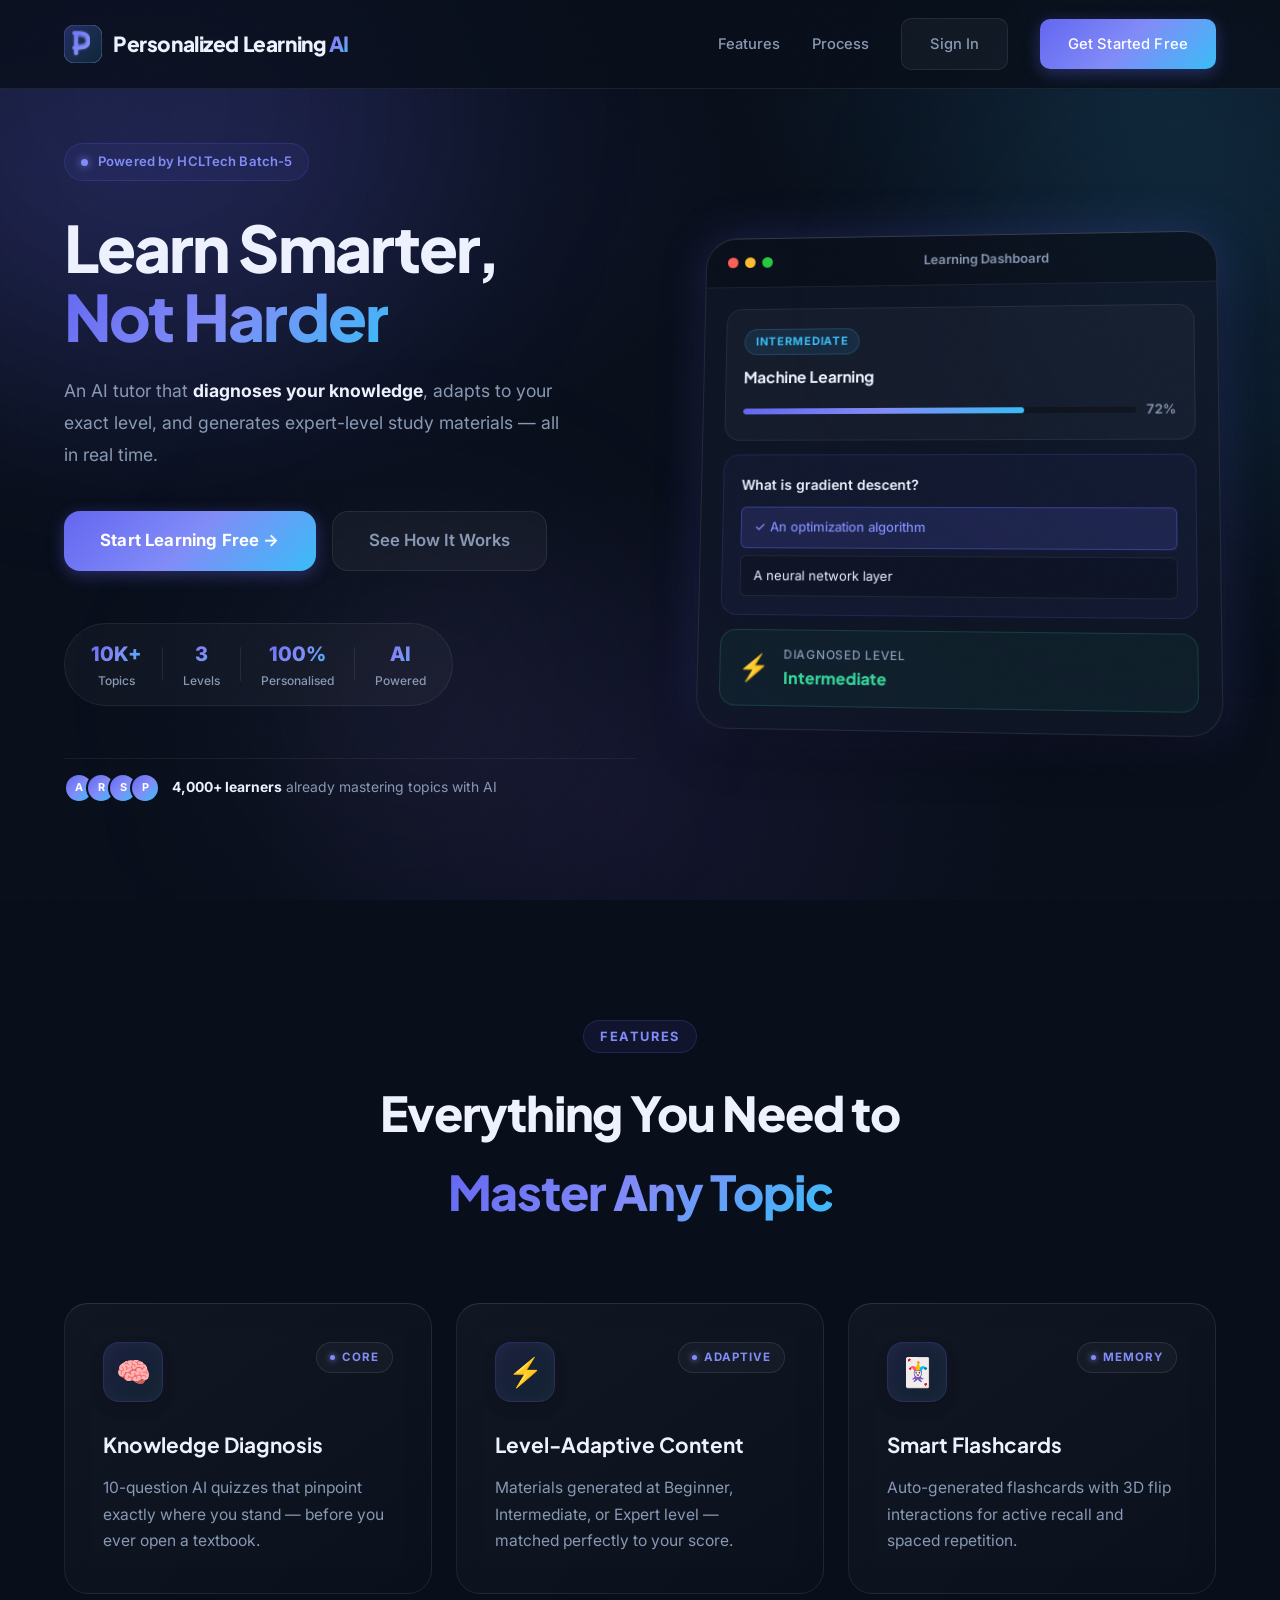
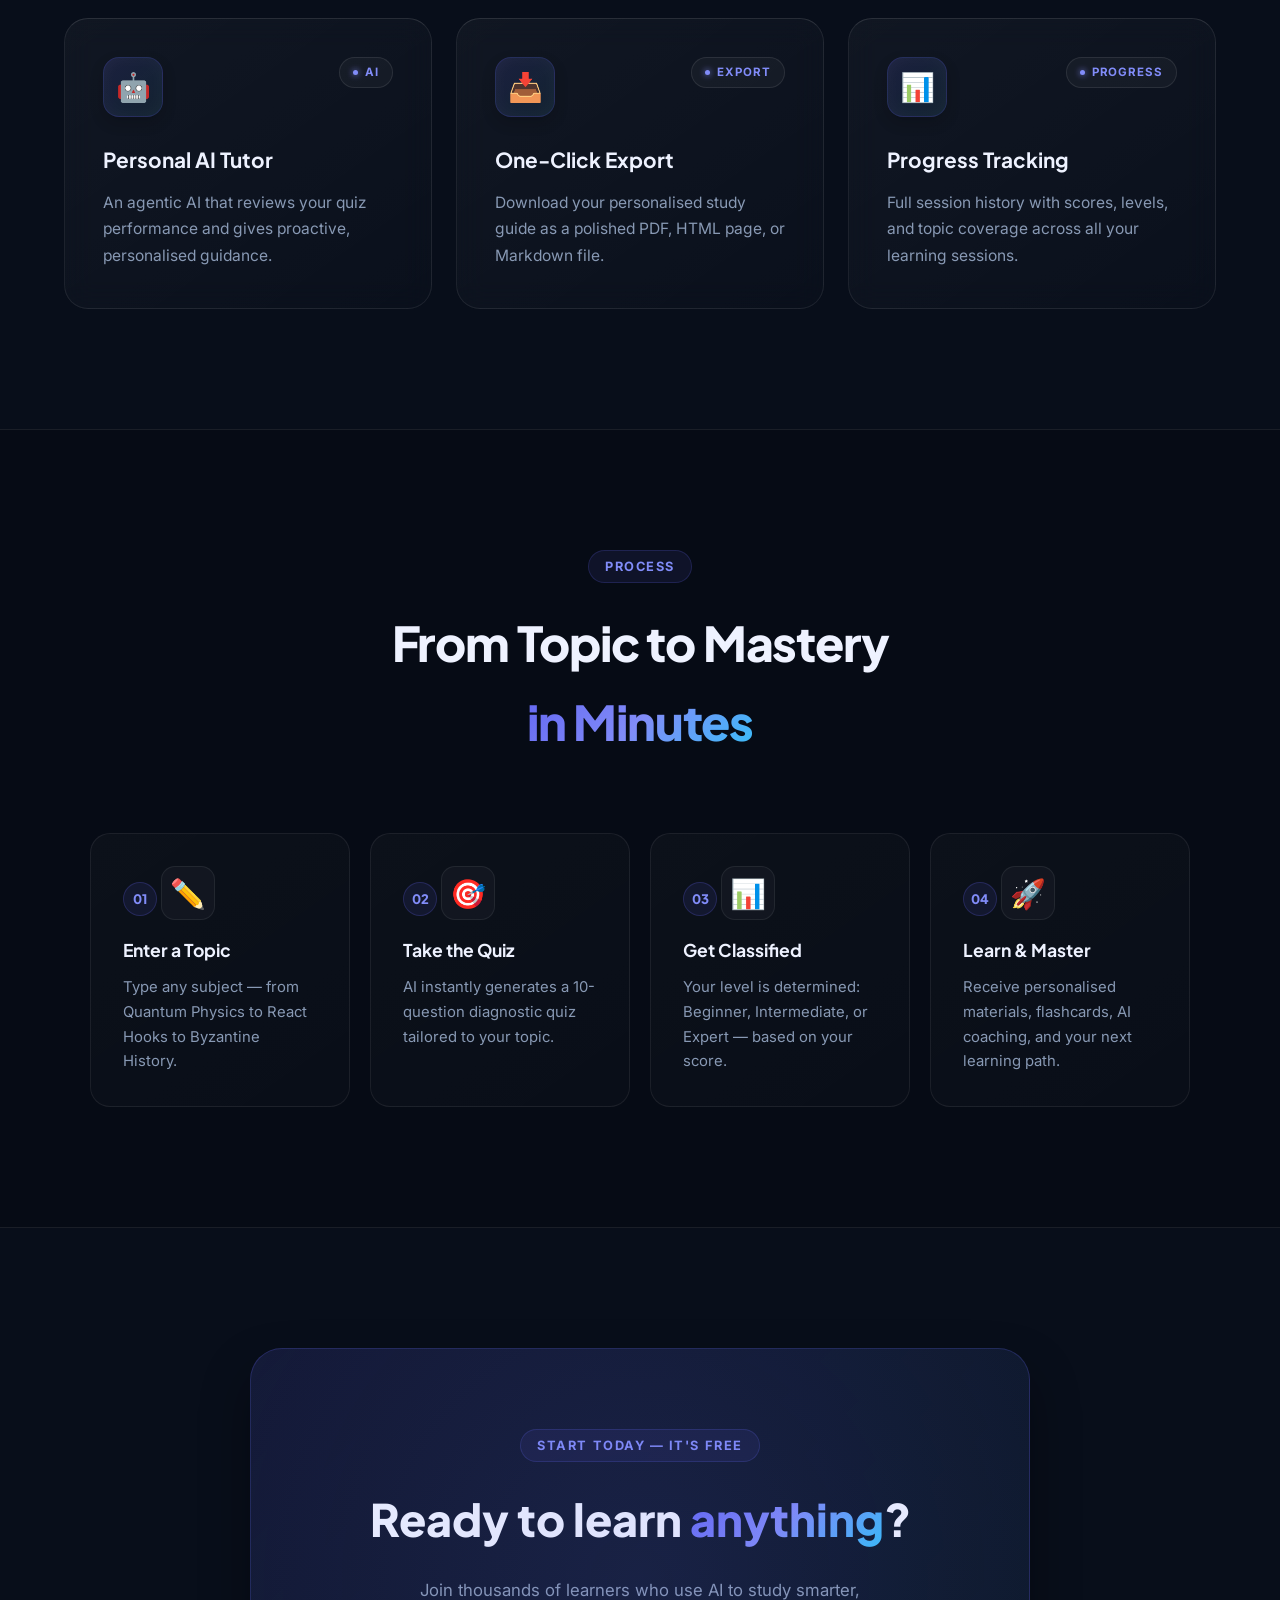
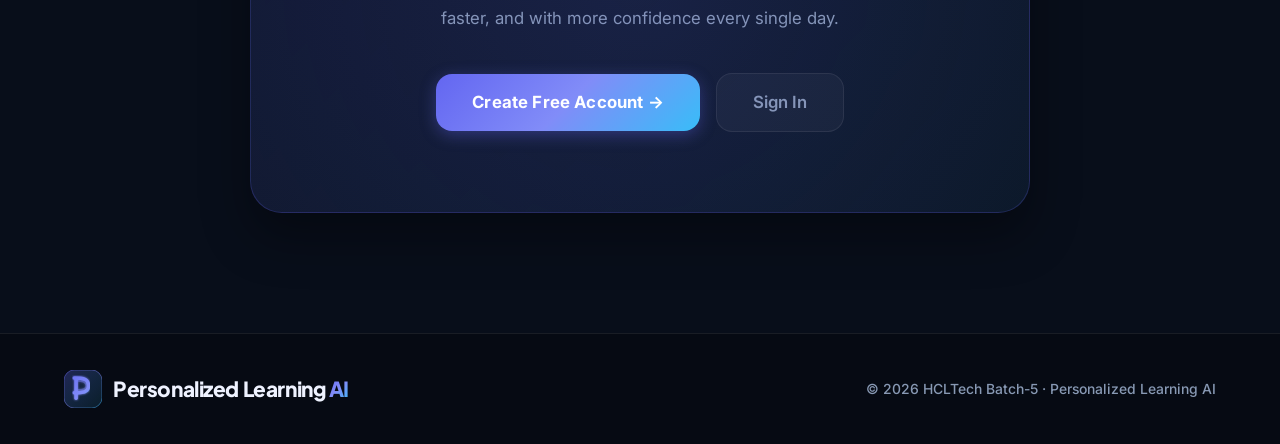
<file: frontend/index.html>
<!DOCTYPE html>
<html lang="en">

<head>
  <meta charset="UTF-8" />
  <meta name="viewport" content="width=device-width, initial-scale=1.0" />
  <meta name="description"
    content="Personalized Learning AI — Adaptive AI tutoring that diagnoses your knowledge, adapts to your level, and creates study materials in real time." />
  <meta name="theme-color" content="#080E1A" />
  <link rel="icon" type="image/svg+xml" href="assets/logo-p.svg" />
  <title>Personalized Learning AI — Learn Smarter with AI</title>
  <link rel="preconnect" href="https://fonts.googleapis.com" />
  <link rel="preconnect" href="https://fonts.gstatic.com" crossorigin />
  <link
    href="https://fonts.googleapis.com/css2?family=Inter:wght@400;500;600;700&family=Plus+Jakarta+Sans:wght@500;600;700;800;900&display=swap"
    rel="stylesheet" />
  <link rel="stylesheet" href="css/style.css" />
  <style>
    /* ── Animated gradient mesh background ── */
    .mesh-bg {
      position: fixed;
      inset: 0;
      z-index: 0;
      pointer-events: none;
      background: var(--color-bg);
      overflow: hidden;
    }

    .mesh-bg::before {
      content: '';
      position: absolute;
      inset: 0;
      background:
        radial-gradient(ellipse 80% 60% at 10% 20%, rgba(99, 102, 241, 0.14) 0%, transparent 60%),
        radial-gradient(ellipse 60% 50% at 90% 10%, rgba(56, 189, 248, 0.10) 0%, transparent 55%),
        radial-gradient(ellipse 50% 60% at 50% 90%, rgba(139, 92, 246, 0.08) 0%, transparent 60%);
      animation: meshShift 16s ease-in-out infinite alternate;
    }

    @keyframes meshShift {
      0% {
        transform: scale(1) translate(0, 0);
      }

      50% {
        transform: scale(1.04) translate(18px, -12px);
      }

      100% {
        transform: scale(1) translate(-10px, 8px);
      }
    }

    /* ── P Logo Mark ── */
    .p-logo-mark {
      width: 38px;
      height: 38px;
      flex-shrink: 0;
    }

    /* ── Stats row ── */
    .stats-row {
      display: flex;
      align-items: center;
      gap: 0;
      background: rgba(255, 255, 255, 0.03);
      border: 1px solid rgba(255, 255, 255, 0.07);
      border-radius: 100px;
      padding: 6px 6px;
      width: fit-content;
      margin-bottom: 52px;
      animation: fadeInDown 0.6s ease 0.4s both;
    }

    .stat-pill {
      padding: 8px 20px;
      text-align: center;
    }

    .stat-pill .stat-num {
      font-size: 1.25rem;
      font-weight: 800;
      background: var(--gradient-primary);
      -webkit-background-clip: text;
      -webkit-text-fill-color: transparent;
      background-clip: text;
    }

    .stat-pill .stat-label {
      font-size: 0.75rem;
      color: var(--color-text-muted);
      font-weight: 500;
    }

    .stat-pill-divider {
      width: 1px;
      height: 34px;
      background: rgba(255, 255, 255, 0.08);
    }

    /* ── Social proof strip ── */
    .social-proof {
      display: flex;
      align-items: center;
      gap: 12px;
      padding: 14px 0;
      animation: fadeInDown 0.6s ease 0.5s both;
      border-top: 1px solid rgba(255, 255, 255, 0.06);
      margin-top: 52px;
    }

    .avatar-stack {
      display: flex;
    }

    .avatar-chip {
      width: 30px;
      height: 30px;
      border-radius: 50%;
      border: 2px solid var(--color-bg);
      background: var(--gradient-primary);
      display: flex;
      align-items: center;
      justify-content: center;
      font-size: 0.68rem;
      font-weight: 700;
      color: #fff;
      margin-left: -8px;
    }

    .avatar-chip:first-child {
      margin-left: 0;
    }

    .social-proof-text {
      font-size: 0.87rem;
      color: var(--color-text-muted);
    }

    .social-proof-text strong {
      color: var(--color-text);
    }

    /* ── Section number accent ── */
    .section-num {
      display: inline-flex;
      align-items: center;
      justify-content: center;
      width: 34px;
      height: 34px;
      border-radius: 50%;
      background: rgba(99, 102, 241, 0.1);
      border: 1px solid rgba(99, 102, 241, 0.22);
      font-family: var(--font-display);
      font-size: 0.82rem;
      font-weight: 800;
      color: var(--color-primary-light);
      margin-bottom: 14px;
    }

    /* ── Step cards ── */
    .step-card {
      background: linear-gradient(145deg, rgba(255, 255, 255, 0.025) 0%, rgba(255, 255, 255, 0.01) 100%);
      border: 1px solid rgba(255, 255, 255, 0.07);
      border-radius: 20px;
      padding: 32px;
      transition: 0.35s cubic-bezier(0.4, 0, 0.2, 1);
      position: relative;
      overflow: hidden;
    }

    .step-card::before {
      content: '';
      position: absolute;
      top: 0;
      left: 0;
      right: 0;
      height: 1px;
      background: linear-gradient(90deg, transparent, rgba(99, 102, 241, 0.5), transparent);
      opacity: 0;
      transition: opacity 0.35s ease;
    }

    .step-card:hover {
      border-color: rgba(99, 102, 241, 0.28);
      transform: translateY(-5px);
      box-shadow: 0 20px 40px rgba(0, 0, 0, 0.35), 0 0 0 1px rgba(99, 102, 241, 0.08);
    }

    .step-card:hover::before {
      opacity: 1;
    }

    .steps-grid {
      display: grid;
      grid-template-columns: repeat(auto-fit, minmax(220px, 1fr));
      gap: 20px;
      max-width: 1100px;
      margin: 0 auto;
    }

    .step-icon {
      font-size: 1.8rem;
      margin-bottom: 16px;
      display: inline-flex;
      align-items: center;
      justify-content: center;
      width: 54px;
      height: 54px;
      background: rgba(255, 255, 255, 0.03);
      border-radius: 14px;
      border: 1px solid rgba(255, 255, 255, 0.07);
    }

    /* ── CTA band ── */
    .cta-band {
      display: flex;
      align-items: center;
      gap: 16px;
      flex-wrap: wrap;
    }

    @media (max-width: 768px) {
      .stats-row {
        flex-wrap: wrap;
        border-radius: 16px;
      }

      .social-proof {
        flex-direction: column;
        align-items: flex-start;
      }
    }
  </style>
</head>

<body style="position:relative; z-index:1;">

  <!-- Animated mesh background -->
  <div class="mesh-bg" aria-hidden="true"></div>
  <div class="noise-overlay" aria-hidden="true"></div>

  <!-- ── Navbar ── -->
  <nav class="navbar" role="navigation" aria-label="Main navigation">
    <a href="index.html" class="nav-logo" aria-label="Personalized Learning AI Home">
      <!-- P Letter Logo -->
      <img src="assets/logo-p.svg" class="p-logo-mark" alt="P logo" aria-hidden="true" />
      <span class="logo-text">Personalized Learning <span class="logo-text-accent"> AI</span></span>
    </a>
    <div class="nav-links">
      <a href="#features">Features</a>
      <a href="#how-it-works">Process</a>
      <a href="login.html" class="btn-ghost" id="nav-signin">Sign In</a>
      <a href="register.html" class="btn-primary" id="nav-cta" style="color:#fff">Get Started Free</a>
    </div>
  </nav>

  <!-- ══════════════════════════════════════════
       HERO
  ══════════════════════════════════════════ -->
  <section class="hero" aria-label="Hero" style="position:relative; z-index:1;">
    <div class="hero-bg" aria-hidden="true">
      <div class="orb orb-1"></div>
      <div class="orb orb-2"></div>
      <div class="orb orb-3"></div>
    </div>

    <div class="hero-content">
      <div class="hero-badge">
        <span class="badge-dot" aria-hidden="true"></span>
        Powered by HCLTech Batch-5
      </div>

      <h1 class="hero-title">
        Learn Smarter,<br />
        <span class="gradient-text">Not Harder</span>
      </h1>

      <p class="hero-desc">
        An AI tutor that <strong style="color:var(--color-text)">diagnoses your knowledge</strong>, adapts to your exact
        level, and generates expert-level study materials — all in real time.
      </p>

      <div class="hero-cta">
        <a href="register.html" class="btn-primary btn-lg" id="hero-cta" style="color:#fff">
          Start Learning Free →
        </a>
        <a href="#how-it-works" class="btn-ghost btn-lg" id="hero-how">
          See How It Works
        </a>
      </div>

      <!-- Stats row pills -->
      <div class="stats-row" aria-label="Platform stats">
        <div class="stat-pill">
          <div class="stat-num">10K+</div>
          <div class="stat-label">Topics</div>
        </div>
        <div class="stat-pill-divider"></div>
        <div class="stat-pill">
          <div class="stat-num">3</div>
          <div class="stat-label">Levels</div>
        </div>
        <div class="stat-pill-divider"></div>
        <div class="stat-pill">
          <div class="stat-num">100%</div>
          <div class="stat-label">Personalised</div>
        </div>
        <div class="stat-pill-divider"></div>
        <div class="stat-pill">
          <div class="stat-num">AI</div>
          <div class="stat-label">Powered</div>
        </div>
      </div>

      <!-- Social proof -->
      <div class="social-proof">
        <div class="avatar-stack" aria-hidden="true">
          <div class="avatar-chip">A</div>
          <div class="avatar-chip">R</div>
          <div class="avatar-chip">S</div>
          <div class="avatar-chip">P</div>
        </div>
        <p class="social-proof-text">
          <strong>4,000+ learners</strong> already mastering topics with AI
        </p>
      </div>
    </div>

    <!-- Dashboard preview -->
    <div class="hero-visual" aria-hidden="true">
      <div class="dashboard-preview">
        <div class="preview-header">
          <div class="preview-dots">
            <span></span><span></span><span></span>
          </div>
          <span class="preview-title">Learning Dashboard</span>
        </div>
        <div class="preview-body">
          <div class="preview-topic-card">
            <div class="preview-badge">Intermediate</div>
            <div class="preview-topic-name">Machine Learning</div>
            <div class="preview-progress">
              <div class="progress-bar">
                <div class="progress-fill" style="width:72%"></div>
              </div>
              <span>72%</span>
            </div>
          </div>
          <div class="preview-quiz-card">
            <div class="preview-q">What is gradient descent?</div>
            <div class="preview-options">
              <div class="preview-opt active">✓ An optimization algorithm</div>
              <div class="preview-opt">A neural network layer</div>
            </div>
          </div>
          <div class="preview-level-card">
            <div class="level-emoji">⚡</div>
            <div class="level-info">
              <div class="level-label">Diagnosed Level</div>
              <div class="level-value">Intermediate</div>
            </div>
          </div>
        </div>
      </div>
    </div>
  </section>

  <!-- ══════════════════════════════════════════
       FEATURES
  ══════════════════════════════════════════ -->
  <section class="features" id="features" aria-labelledby="features-heading" style="position:relative; z-index:1;">
    <div class="section-header">
      <div class="section-label">Features</div>
      <h2 id="features-heading">Everything You Need to<br /><span class="gradient-text">Master Any Topic</span></h2>
    </div>

    <div class="features-grid" role="list">
      <article class="feature-card" role="listitem">
        <div class="feature-card-glow"></div>
        <div class="feature-card-header">
          <div class="feature-icon" aria-hidden="true">🧠</div>
          <div class="feature-tag"><span class="feature-tag-dot"></span>Core</div>
        </div>
        <h3>Knowledge Diagnosis</h3>
        <p>10-question AI quizzes that pinpoint exactly where you stand — before you ever open a textbook.</p>
      </article>

      <article class="feature-card" role="listitem">
        <div class="feature-card-glow"></div>
        <div class="feature-card-header">
          <div class="feature-icon" aria-hidden="true">⚡</div>
          <div class="feature-tag"><span class="feature-tag-dot"></span>Adaptive</div>
        </div>
        <h3>Level-Adaptive Content</h3>
        <p>Materials generated at Beginner, Intermediate, or Expert level — matched perfectly to your score.</p>
      </article>

      <article class="feature-card" role="listitem">
        <div class="feature-card-glow"></div>
        <div class="feature-card-header">
          <div class="feature-icon" aria-hidden="true">🃏</div>
          <div class="feature-tag"><span class="feature-tag-dot"></span>Memory</div>
        </div>
        <h3>Smart Flashcards</h3>
        <p>Auto-generated flashcards with 3D flip interactions for active recall and spaced repetition.</p>
      </article>

      <article class="feature-card" role="listitem">
        <div class="feature-card-glow"></div>
        <div class="feature-card-header">
          <div class="feature-icon" aria-hidden="true">🤖</div>
          <div class="feature-tag"><span class="feature-tag-dot"></span>AI</div>
        </div>
        <h3>Personal AI Tutor</h3>
        <p>An agentic AI that reviews your quiz performance and gives proactive, personalised guidance.</p>
      </article>

      <article class="feature-card" role="listitem">
        <div class="feature-card-glow"></div>
        <div class="feature-card-header">
          <div class="feature-icon" aria-hidden="true">📥</div>
          <div class="feature-tag"><span class="feature-tag-dot"></span>Export</div>
        </div>
        <h3>One-Click Export</h3>
        <p>Download your personalised study guide as a polished PDF, HTML page, or Markdown file.</p>
      </article>

      <article class="feature-card" role="listitem">
        <div class="feature-card-glow"></div>
        <div class="feature-card-header">
          <div class="feature-icon" aria-hidden="true">📊</div>
          <div class="feature-tag"><span class="feature-tag-dot"></span>Progress</div>
        </div>
        <h3>Progress Tracking</h3>
        <p>Full session history with scores, levels, and topic coverage across all your learning sessions.</p>
      </article>
    </div>
  </section>

  <!-- ══════════════════════════════════════════
       HOW IT WORKS
  ══════════════════════════════════════════ -->
  <section class="how-it-works" id="how-it-works" aria-labelledby="hiw-heading" style="position:relative; z-index:1;">
    <div class="section-header">
      <div class="section-label">Process</div>
      <h2 id="hiw-heading">From Topic to Mastery<br /><span class="gradient-text">in Minutes</span></h2>
    </div>

    <div class="steps-grid">
      <div class="step-card">
        <div class="section-num">01</div>
        <div class="step-icon" aria-hidden="true">✏️</div>
        <h3 style="font-family:var(--font-display);font-weight:700;margin-bottom:10px;font-size:1.1rem;">Enter a Topic
        </h3>
        <p style="color:var(--color-text-muted);font-size:0.93rem;line-height:1.65;">
          Type any subject — from Quantum Physics to React Hooks to Byzantine History.
        </p>
      </div>
      <div class="step-card">
        <div class="section-num">02</div>
        <div class="step-icon" aria-hidden="true">🎯</div>
        <h3 style="font-family:var(--font-display);font-weight:700;margin-bottom:10px;font-size:1.1rem;">Take the Quiz
        </h3>
        <p style="color:var(--color-text-muted);font-size:0.93rem;line-height:1.65;">
          AI instantly generates a 10-question diagnostic quiz tailored to your topic.
        </p>
      </div>
      <div class="step-card">
        <div class="section-num">03</div>
        <div class="step-icon" aria-hidden="true">📊</div>
        <h3 style="font-family:var(--font-display);font-weight:700;margin-bottom:10px;font-size:1.1rem;">Get Classified
        </h3>
        <p style="color:var(--color-text-muted);font-size:0.93rem;line-height:1.65;">
          Your level is determined: Beginner, Intermediate, or Expert — based on your score.
        </p>
      </div>
      <div class="step-card">
        <div class="section-num">04</div>
        <div class="step-icon" aria-hidden="true">🚀</div>
        <h3 style="font-family:var(--font-display);font-weight:700;margin-bottom:10px;font-size:1.1rem;">Learn &amp;
          Master</h3>
        <p style="color:var(--color-text-muted);font-size:0.93rem;line-height:1.65;">
          Receive personalised materials, flashcards, AI coaching, and your next learning path.
        </p>
      </div>
    </div>
  </section>

  <!-- ══════════════════════════════════════════
       CTA
  ══════════════════════════════════════════ -->
  <section class="cta-section" aria-labelledby="cta-heading" style="position:relative; z-index:1;">
    <div class="cta-inner">
      <div class="section-label" style="margin:0 auto 20px;">Start Today — It's Free</div>
      <h2 id="cta-heading"
        style="font-family:var(--font-display);font-size:clamp(1.8rem,4vw,2.8rem);font-weight:800;margin-bottom:20px;">
        Ready to learn <span class="gradient-text">anything</span>?
      </h2>
      <p
        style="color:var(--color-text-muted);font-size:1.05rem;margin-bottom:40px;max-width:480px;margin-left:auto;margin-right:auto;line-height:1.7;">
        Join thousands of learners who use AI to study smarter, faster, and with more confidence every single day.
      </p>
      <div class="cta-band" style="justify-content:center;">
        <a href="register.html" class="btn-primary btn-lg" id="cta-primary" style="color:#fff">
          Create Free Account →
        </a>
        <a href="login.html" class="btn-ghost btn-lg" id="cta-secondary">
          Sign In
        </a>
      </div>
    </div>
  </section>

  <!-- ══════════════════════════════════════════
       FOOTER
  ══════════════════════════════════════════ -->
  <footer class="footer" role="contentinfo" style="position:relative; z-index:1;">
    <div class="footer-inner">
      <a href="index.html" class="nav-logo" style="text-decoration:none;">
        <img src="assets/logo-p.svg" class="p-logo-mark" alt="P logo" aria-hidden="true" />
        <span class="logo-text" style="color:var(--color-text);">Personalized Learning <span class="logo-text-accent">
            AI</span></span>
      </a>
      <p>&copy; 2026 HCLTech Batch-5 · Personalized Learning AI</p>
    </div>
  </footer>

  <script src="js/utils.js"></script>
  <script>
    if ('scrollRestoration' in history) {
      history.scrollRestoration = 'manual';
    }
    window.scrollTo(0, 0);
  </script>
</body>

</html>
</file>
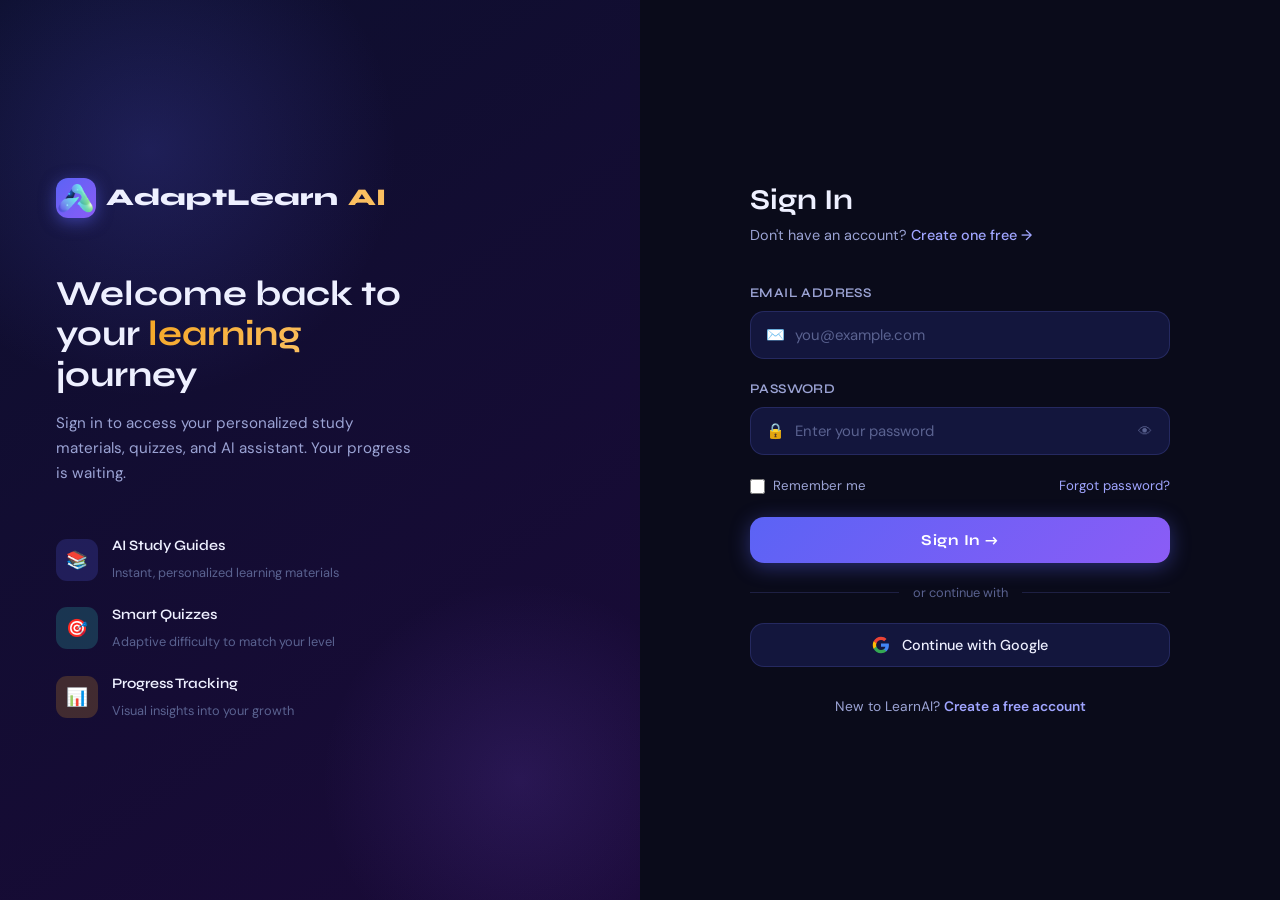
<file: dashboard.html>
<!DOCTYPE html>
<html lang="en">
<head>
  <meta charset="UTF-8" />
  <meta name="viewport" content="width=device-width, initial-scale=1.0" />
  <link rel="icon" type="image/svg+xml" href="assests/logonobg.png">
  <title>Dashboard — AdaptLearn AI</title>
  <link rel="stylesheet" href="css/style.css" />
  <link rel="stylesheet" href="css/dashboard.css" />
</head>
<body>
<div id="toast-container"></div>

<!-- ── SVG Gradient defs (for progress ring) ─────────────────── -->
<svg style="width:0;height:0;position:absolute" aria-hidden="true">
  <defs>
    <linearGradient id="prog-gradient" x1="0%" y1="0%" x2="100%" y2="0%">
      <stop offset="0%" stop-color="#5b63f5"/>
      <stop offset="100%" stop-color="#8b5cf6"/>
    </linearGradient>
  </defs>
</svg>

<!-- ── Modal ─────────────────────────────────────────────────── -->
<div class="modal-overlay" id="modal-overlay">
  <div class="modal">
    <div class="modal__header">
      <h2 class="modal__title" id="modal-title">Modal</h2>
      <button class="modal__close" id="modal-close" aria-label="Close">✕</button>
    </div>
    <div class="modal__body" id="modal-body"></div>
  </div>
</div>

<!-- ── Sidebar Toggle (mobile) ───────────────────────────────── -->
<button class="sidebar-toggle" id="sidebar-toggle" aria-label="Toggle menu">☰</button>

<!-- ════════════════════════════════════════════════════════════ -->
<!--  DASHBOARD LAYOUT                                          -->
<!-- ════════════════════════════════════════════════════════════ -->
<div class="dashboard-layout">

  <!-- ── SIDEBAR ─────────────────────────────────────────────── -->
  <aside class="sidebar" id="sidebar">
    <div class="sidebar__logo">
      <div class="sidebar__logo-icon"><img src="assests/logonobg.png" alt="AdaptLearnAI Logo" /></div>
      Adapt Learn AI
    </div>

    <!-- Profile -->
    <div class="sidebar__profile">
      <div class="sidebar__avatar" data-user-avatar>A</div>
      <div class="sidebar__profile-info">
        <div class="sidebar__profile-name" data-user-name>Student</div>
        <div class="sidebar__profile-email" data-user-email>user@example.com</div>
      </div>
    </div>

    <!-- Navigation -->
    <nav class="sidebar__nav">
      <div class="sidebar__nav-label">Menu</div>

      <div class="nav-item active" data-page="dashboard">
        <span class="nav-item__icon">🏠</span>
        Dashboard
      </div>

      <div class="nav-item" data-page="study" onclick="document.getElementById('btn-study').click()">
        <span class="nav-item__icon">📚</span>
        Study Material
      </div>

      <div class="nav-item" data-page="quiz" onclick="document.getElementById('btn-quiz').click()">
        <span class="nav-item__icon">🎯</span>
        Quizzes
        <span class="nav-item__badge">3</span>
      </div>

      <div class="nav-item" data-page="flashcards">
        <span class="nav-item__icon">🃏</span>
        Flashcards
      </div>

      <div class="nav-item" data-page="progress">
        <span class="nav-item__icon">📊</span>
        Progress
      </div>

      <div class="nav-item" data-page="rec" onclick="document.getElementById('btn-rec').click()">
        <span class="nav-item__icon">💡</span>
        Recommendations
      </div>

      <div class="sidebar__divider"></div>

      <div class="nav-item" data-page="settings">
        <span class="nav-item__icon">⚙️</span>
        Settings
      </div>
    </nav>

    <div class="sidebar__divider"></div>

    <button class="sidebar__logout" id="logout-btn">
      <span>🚪</span>
      Log Out
    </button>
  </aside>

  <!-- ── MAIN CONTENT ──────────────────────────────────────────── -->
  <main class="main-content" id="main-content">

    <!-- Topbar -->
    <div class="topbar">
      <div class="topbar__greeting">
        <div class="topbar__eyebrow">📅 Wednesday, April 2025</div>
        <h1 class="topbar__title">Welcome back, <span data-user-name>Student</span>! 👋</h1>
      </div>
      <div class="topbar__actions">
        <button class="topbar__btn" title="Search" onclick="showToast('Search coming soon!','info')">🔍</button>
        <button class="topbar__btn" title="Notifications">
          🔔
          <span class="topbar__notif-dot"></span>
        </button>
        <div class="sidebar__avatar" data-user-avatar style="width:40px;height:40px;cursor:pointer;font-size:0.95rem">A</div>
      </div>
    </div>

    <!-- Stats Strip -->
    <div class="stats-strip">
      <div class="stat-card">
        <div class="stat-card__icon" style="background:rgba(91,99,245,0.15);color:var(--indigo-400)">📚</div>
        <div class="stat-card__value" data-count="24" data-suffix="">0</div>
        <div class="stat-card__label">Study Sessions</div>
        <div class="stat-card__trend up">↑ +6 this week</div>
      </div>
      <div class="stat-card">
        <div class="stat-card__icon" style="background:rgba(52,213,200,0.15);color:var(--teal-400)">🎯</div>
        <div class="stat-card__value" data-count="87" data-suffix="%">0%</div>
        <div class="stat-card__label">Avg. Quiz Score</div>
        <div class="stat-card__trend up">↑ +4% vs last week</div>
      </div>
      <div class="stat-card">
        <div class="stat-card__icon" style="background:rgba(245,166,35,0.15);color:var(--gold-400)">🔥</div>
        <div class="stat-card__value" data-count="12" data-suffix="">0</div>
        <div class="stat-card__label">Day Streak</div>
        <div class="stat-card__trend up">↑ Personal best!</div>
      </div>
      <div class="stat-card">
        <div class="stat-card__icon" style="background:rgba(139,92,246,0.15);color:var(--violet-400)">🃏</div>
        <div class="stat-card__value" data-count="156" data-suffix="">0</div>
        <div class="stat-card__label">Flashcards Mastered</div>
        <div class="stat-card__trend up">↑ +22 today</div>
      </div>
    </div>

    <!-- Today's Study Plan -->
    <div class="study-plan">
      <div class="study-plan__header">
        <div class="study-plan__title-wrap">
          <h2 class="study-plan__title">📋 Today's Study Plan</h2>
          <span class="study-plan__count">0/3 done</span>
        </div>
        <div style="display:flex;align-items:center;gap:16px">
          <div class="progress-ring">
            <svg width="52" height="52" viewBox="0 0 52 52">
              <circle class="progress-ring__track" cx="26" cy="26" r="22"/>
              <circle class="progress-ring__fill" cx="26" cy="26" r="22"
                stroke-dasharray="138.23" stroke-dashoffset="138.23"/>
            </svg>
            <div class="progress-ring__label">0%</div>
          </div>
          <button class="btn btn-outline btn-sm">View All</button>
        </div>
      </div>

      <div class="task-list">
        <div class="task-item completed">
          <div class="task-check">✓</div>
          <span class="task-label">Review Biology Notes — Chapter 5: Cell Division</span>
          <span class="task-expand">⌄</span>
        </div>
        <div class="task-item completed">
          <div class="task-check">✓</div>
          <span class="task-label">Take History Quiz — World War II Era</span>
          <span class="task-expand">⌄</span>
        </div>
        <div class="task-item">
          <div class="task-check"></div>
          <span class="task-label">Practice Math Exercises — Calculus Integration</span>
          <span class="task-expand">⌄</span>
        </div>
      </div>
    </div>

    <!-- Feature Cards -->
    <div class="feature-cards">
      <!-- Study Material Card -->
      <div class="dash-card card-study">
        <div class="dash-card__thumb">
          <div class="dash-card__thumb-bg">
            <div class="flashcard-preview">
              <div class="flashcard-mini">🧬<br/>What is<br/>mitosis?</div>
              <div class="flashcard-mini">⚡<br/>Newton's<br/>Laws</div>
              <div class="flashcard-mini">📐<br/>Pythagorean<br/>theorem</div>
            </div>
            <div class="dash-card__thumb-badge">AI Powered</div>
          </div>
        </div>
        <div class="dash-card__body">
          <h3 class="dash-card__title">Generate Study Material</h3>
          <p class="dash-card__desc">AI-powered summaries, detailed notes, and interactive flashcards on any topic.</p>
          <button class="btn btn-primary btn-sm dash-card__action" id="btn-study">
            📚 Get Study Guides
          </button>
        </div>
      </div>

      <!-- Quiz Card -->
      <div class="dash-card card-quiz">
        <div class="dash-card__thumb">
          <div class="dash-card__thumb-bg" style="flex-direction:column;gap:10px">
            <div style="font-size:2rem">🎯</div>
            <div class="dash-card__tags" style="justify-content:center">
              <span class="badge badge-beginner quiz-diff-btn" data-diff="beginner">Beginner</span>
              <span class="badge badge-medium quiz-diff-btn active" data-diff="medium">Medium</span>
              <span class="badge badge-advanced quiz-diff-btn" data-diff="advanced">Advanced</span>
            </div>
            <div class="dash-card__thumb-badge">Custom Quizzes</div>
          </div>
        </div>
        <div class="dash-card__body">
          <h3 class="dash-card__title">Generate Quiz</h3>
          <p class="dash-card__desc">Create custom quizzes with adaptive difficulty. Test your knowledge and track improvement.</p>
          <button class="btn btn-primary btn-sm dash-card__action" id="btn-quiz"
            style="background:var(--gradient-teal);box-shadow:0 4px 16px rgba(52,213,200,0.3)">
            🚀 Generate Quiz
          </button>
        </div>
      </div>

      <!-- Recommendations Card -->
      <div class="dash-card card-rec">
        <div class="dash-card__thumb">
          <div class="dash-card__thumb-bg" style="flex-direction:column;gap:8px">
            <div style="font-size:2.5rem">🎯</div>
            <div style="font-size:0.75rem;color:rgba(255,255,255,0.6);text-align:center;padding:0 12px">Personalized learning tips just for you</div>
            <div class="dash-card__thumb-badge">Smart Tips</div>
          </div>
        </div>
        <div class="dash-card__body">
          <h3 class="dash-card__title">Recommendations</h3>
          <p class="dash-card__desc">Personalized learning suggestions based on your performance, goals, and study patterns.</p>
          <button class="btn btn-gold btn-sm dash-card__action" id="btn-rec">
            💡 View Tips
          </button>
        </div>
      </div>
    </div>

  </main><!-- /main-content -->

  <!-- ── AI CHAT PANEL ──────────────────────────────────────── -->
  <aside class="chat-panel" id="chat-panel">
    <div class="chat-header">
      <div class="chat-header__info">
        <div class="chat-header__avatar">🤖</div>
        <div>
          <div class="chat-header__name">AI Assistant</div>
          <div class="chat-header__status">Online &amp; Ready</div>
        </div>
      </div>
      <button class="chat-header__menu" title="Options">⋯</button>
    </div>

    <!-- Messages -->
    <div class="chat-messages" id="chat-messages">
      <!-- Initial AI message -->
      <div class="chat-msg chat-msg--ai">
        <div class="chat-msg__avatar">🤖</div>
        <div>
          <div class="chat-msg__bubble">
            Hello! 👋 I'm your personal AI learning assistant. I can help you generate study guides, create quizzes, explain concepts, or answer any questions about your studies. What would you like to learn today?
          </div>
          <span class="chat-msg__time">Just now</span>
        </div>
      </div>
    </div>

    <!-- Quick suggestions -->
    <div class="quick-suggestions">
      <button class="suggestion-chip">📚 Study guide for Biology</button>
      <button class="suggestion-chip">🎯 Quiz on World History</button>
      <button class="suggestion-chip">🧮 Explain calculus</button>
    </div>

    <!-- Difficulty selector -->
    <div class="chat-difficulty">
      <div class="chat-difficulty__label">Response Level</div>
      <div class="chat-difficulty__btns">
        <button class="badge badge-beginner chat-difficulty-btn" data-level="beginner">Beginner</button>
        <button class="badge badge-medium chat-difficulty-btn" data-level="medium">Medium</button>
        <button class="badge badge-advanced chat-difficulty-btn" data-level="advanced">Advanced</button>
      </div>
    </div>

    <!-- Input -->
    <div class="chat-input-area">
      <div class="chat-input-wrap">
        <textarea
          class="chat-input"
          id="chat-input"
          placeholder="Ask me anything…"
          rows="1"
          aria-label="Chat message"
        ></textarea>
        <button class="chat-attach" id="chat-attach" title="Attach file" aria-label="Attach file">📎</button>
        <button class="chat-send" id="chat-send" title="Send" aria-label="Send message" disabled>➤</button>
      </div>
    </div>
  </aside>

</div><!-- /dashboard-layout -->

<script type="module" src="js/dashboard.js"></script>
</body>
</html>
</file>
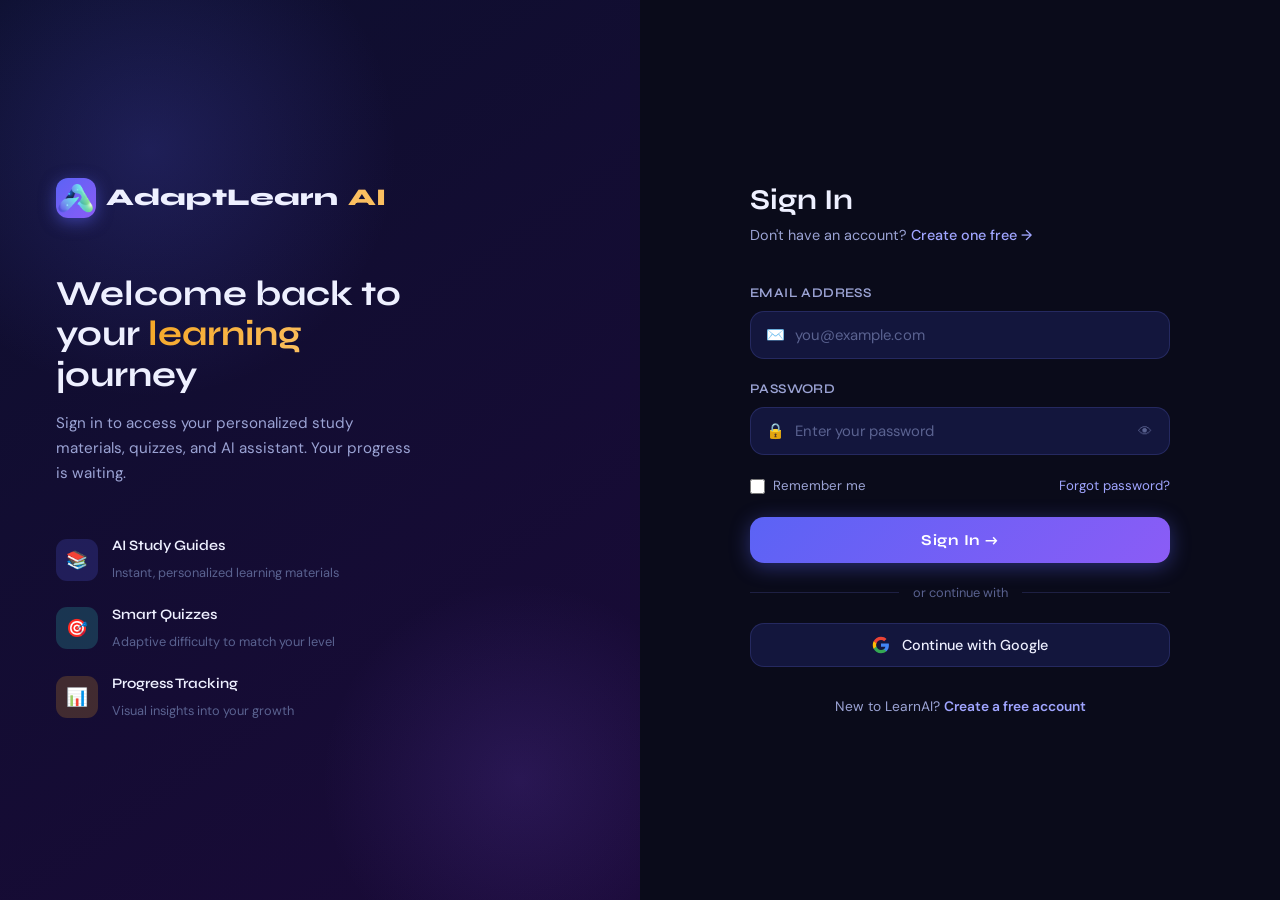
<file: login.html>
<!DOCTYPE html>
<html lang="en">
<head>
  <meta charset="UTF-8" />
  <meta name="viewport" content="width=device-width, initial-scale=1.0" />
  <title>Login — LearnAI</title>
  <link rel="stylesheet" href="css/style.css" />
  <link rel="stylesheet" href="css/auth.css" />
</head>
<body>
<div id="toast-container"></div>

<div class="auth-page">
  <!-- Left brand panel -->
  <div class="auth-left">
    <div class="auth-left__content">
      <a href="index.html" class="auth-left__logo">
        <div class="auth-left__logo-icon"><img src="assests/logonobg.png" alt="LearnAI Logo" /></div>
        AdaptLearn<span>AI</span>
      </a>

      <h2 class="auth-left__title">
        Welcome back to<br/>
        your <em>learning</em><br/>journey
      </h2>
      <p class="auth-left__subtitle">
        Sign in to access your personalized study materials, quizzes, and AI assistant. Your progress is waiting.
      </p>

      <div class="auth-features">
        <div class="auth-feature">
          <div class="auth-feature__icon" style="background:rgba(91,99,245,0.2)">📚</div>
          <div class="auth-feature__text">
            <strong>AI Study Guides</strong>
            <span>Instant, personalized learning materials</span>
          </div>
        </div>
        <div class="auth-feature">
          <div class="auth-feature__icon" style="background:rgba(52,213,200,0.2)">🎯</div>
          <div class="auth-feature__text">
            <strong>Smart Quizzes</strong>
            <span>Adaptive difficulty to match your level</span>
          </div>
        </div>
        <div class="auth-feature">
          <div class="auth-feature__icon" style="background:rgba(245,166,35,0.2)">📊</div>
          <div class="auth-feature__text">
            <strong>Progress Tracking</strong>
            <span>Visual insights into your growth</span>
          </div>
        </div>
      </div>
    </div>
  </div>

  <!-- Right form panel -->
  <div class="auth-right">
    <div class="auth-card">
      <div class="auth-card__header">
        <h1 class="auth-card__title">Sign In</h1>
        <p class="auth-card__subtitle">
          Don't have an account? <a href="register.html">Create one free →</a>
        </p>
      </div>

      <form class="form" id="login-form" novalidate>
        <!-- Email -->
        <div class="form-group" id="group-email">
          <label for="email">Email Address</label>
          <div class="input-wrap">
            <input
              type="email"
              id="email"
              class="form-input"
              placeholder="you@example.com"
              autocomplete="email"
              required
            />
            <span class="input-icon">✉️</span>
          </div>
          <span class="form-error" id="email-error"></span>
        </div>

        <!-- Password -->
        <div class="form-group" id="group-password">
          <label for="password">Password</label>
          <div class="input-wrap">
            <input
              type="password"
              id="password"
              class="form-input"
              placeholder="Enter your password"
              autocomplete="current-password"
              required
            />
            <span class="input-icon">🔒</span>
            <button type="button" class="input-toggle" id="toggle-password" aria-label="Toggle password">👁</button>
          </div>
          <span class="form-error" id="pass-error"></span>
        </div>

        <!-- Remember / Forgot -->
        <div class="form-footer">
          <label class="remember-me">
            <input type="checkbox" id="remember" />
            <span>Remember me</span>
          </label>
          <a href="#" class="forgot-link">Forgot password?</a>
        </div>

        <button type="submit" class="form-submit" id="submit-btn">
          Sign In →
        </button>

        <div class="divider">or continue with</div>

        <button type="button" class="oauth-btn" onclick="showToast('Google auth coming soon!','info')">
          <svg width="18" height="18" viewBox="0 0 24 24"><path fill="#4285F4" d="M22.56 12.25c0-.78-.07-1.53-.2-2.25H12v4.26h5.92c-.26 1.37-1.04 2.53-2.21 3.31v2.77h3.57c2.08-1.92 3.28-4.74 3.28-8.09z"/><path fill="#34A853" d="M12 23c2.97 0 5.46-.98 7.28-2.66l-3.57-2.77c-.98.66-2.23 1.06-3.71 1.06-2.86 0-5.29-1.93-6.16-4.53H2.18v2.84C3.99 20.53 7.7 23 12 23z"/><path fill="#FBBC05" d="M5.84 14.09c-.22-.66-.35-1.36-.35-2.09s.13-1.43.35-2.09V7.07H2.18C1.43 8.55 1 10.22 1 12s.43 3.45 1.18 4.93l3.66-2.84z"/><path fill="#EA4335" d="M12 5.38c1.62 0 3.06.56 4.21 1.64l3.15-3.15C17.45 2.09 14.97 1 12 1 7.7 1 3.99 3.47 2.18 7.07l3.66 2.84c.87-2.6 3.3-4.53 6.16-4.53z"/></svg>
          Continue with Google
        </button>

        <p class="auth-footer-text">
          New to LearnAI? <a href="register.html">Create a free account</a>
        </p>
      </form>
    </div>
  </div>
</div>

<script type="module" src="js/login.js"></script>
</body>
</html>
</file>
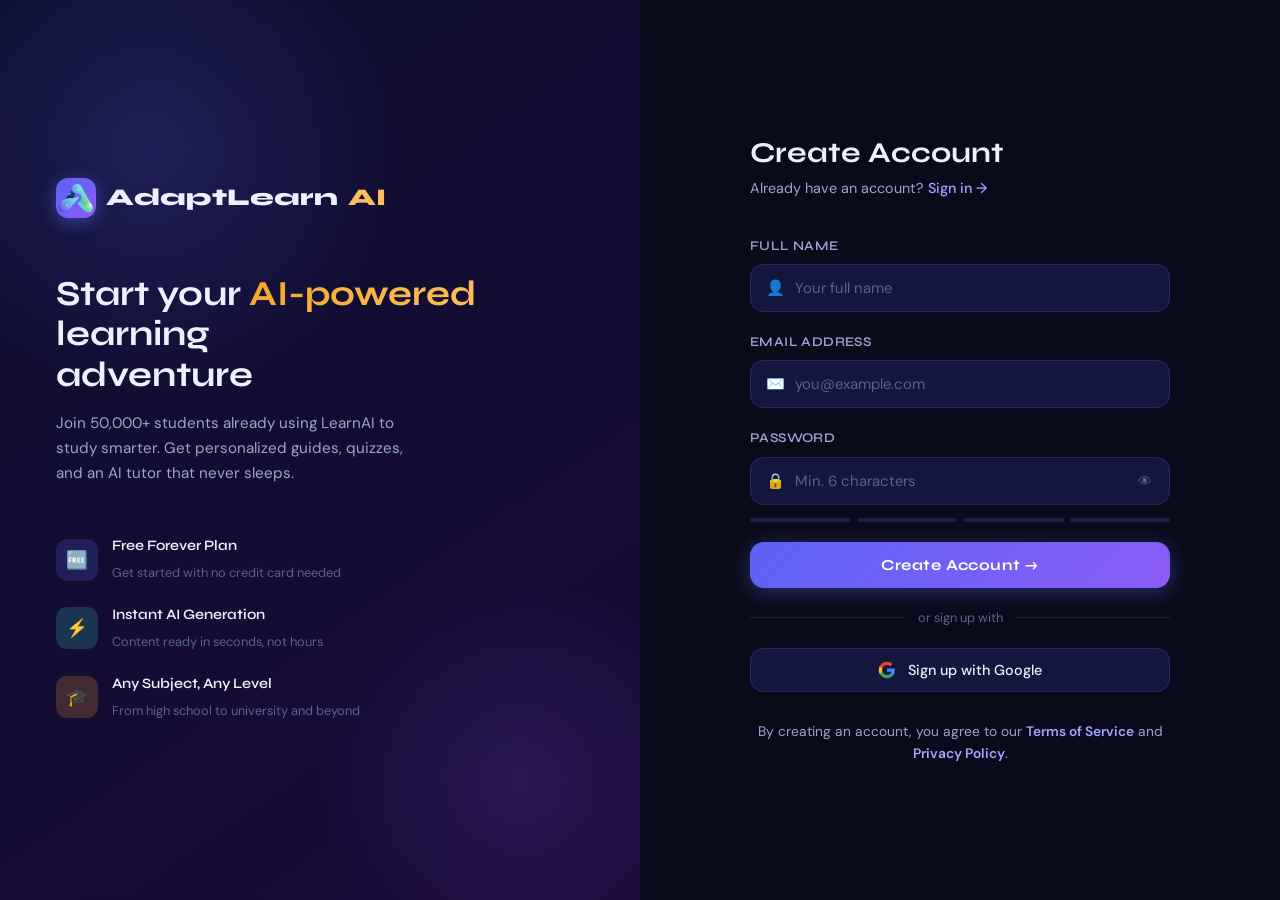
<file: register.html>
<!DOCTYPE html>
<html lang="en">
<head>
  <meta charset="UTF-8" />
  <meta name="viewport" content="width=device-width, initial-scale=1.0" />
  <title>Sign Up — LearnAI</title>
  <link rel="stylesheet" href="css/style.css" />
  <link rel="stylesheet" href="css/auth.css" />
</head>
<body>
<div id="toast-container"></div>

<div class="auth-page">
  <!-- Left brand panel -->
  <div class="auth-left">
    <div class="auth-left__content">
      <a href="index.html" class="auth-left__logo">
        <div class="auth-left__logo-icon"><img src="assests/logonobg.png" alt="LearnAI Logo" /></div>
       AdaptLearn<span>AI</span>
      </a>

      <h2 class="auth-left__title">
        Start your <em>AI-powered</em><br/>
        learning<br/>
        adventure
      </h2>
      <p class="auth-left__subtitle">
        Join 50,000+ students already using LearnAI to study smarter. Get personalized guides, quizzes, and an AI tutor that never sleeps.
      </p>

      <div class="auth-features">
        <div class="auth-feature">
          <div class="auth-feature__icon" style="background:rgba(91,99,245,0.2)">🆓</div>
          <div class="auth-feature__text">
            <strong>Free Forever Plan</strong>
            <span>Get started with no credit card needed</span>
          </div>
        </div>
        <div class="auth-feature">
          <div class="auth-feature__icon" style="background:rgba(52,213,200,0.2)">⚡</div>
          <div class="auth-feature__text">
            <strong>Instant AI Generation</strong>
            <span>Content ready in seconds, not hours</span>
          </div>
        </div>
        <div class="auth-feature">
          <div class="auth-feature__icon" style="background:rgba(245,166,35,0.2)">🎓</div>
          <div class="auth-feature__text">
            <strong>Any Subject, Any Level</strong>
            <span>From high school to university and beyond</span>
          </div>
        </div>
      </div>
    </div>
  </div>

  <!-- Right form panel -->
  <div class="auth-right">
    <div class="auth-card">
      <div class="auth-card__header">
        <h1 class="auth-card__title">Create Account</h1>
        <p class="auth-card__subtitle">
          Already have an account? <a href="login.html">Sign in →</a>
        </p>
      </div>

      <form class="form" id="register-form" novalidate>
        <!-- Name -->
        <div class="form-group">
          <label for="name">Full Name</label>
          <div class="input-wrap">
            <input
              type="text"
              id="name"
              class="form-input"
              placeholder="Your full name"
              autocomplete="name"
              required
            />
            <span class="input-icon">👤</span>
          </div>
          <span class="form-error" id="name-error"></span>
        </div>

        <!-- Email -->
        <div class="form-group">
          <label for="email">Email Address</label>
          <div class="input-wrap">
            <input
              type="email"
              id="email"
              class="form-input"
              placeholder="you@example.com"
              autocomplete="email"
              required
            />
            <span class="input-icon">✉️</span>
          </div>
          <span class="form-error" id="email-error"></span>
        </div>

        <!-- Password -->
        <div class="form-group">
          <label for="password">Password</label>
          <div class="input-wrap">
            <input
              type="password"
              id="password"
              class="form-input"
              placeholder="Min. 6 characters"
              autocomplete="new-password"
              required
            />
            <span class="input-icon">🔒</span>
            <button type="button" class="input-toggle" id="toggle-password" aria-label="Toggle password">👁</button>
          </div>
          <div class="password-strength">
            <div class="strength-bar"></div>
            <div class="strength-bar"></div>
            <div class="strength-bar"></div>
            <div class="strength-bar"></div>
          </div>
          <span class="form-error" id="pass-error"></span>
        </div>

        <button type="submit" class="form-submit" id="submit-btn">
          Create Account →
        </button>

        <div class="divider">or sign up with</div>

        <button type="button" class="oauth-btn" onclick="showToast('Google auth coming soon!','info')">
          <svg width="18" height="18" viewBox="0 0 24 24"><path fill="#4285F4" d="M22.56 12.25c0-.78-.07-1.53-.2-2.25H12v4.26h5.92c-.26 1.37-1.04 2.53-2.21 3.31v2.77h3.57c2.08-1.92 3.28-4.74 3.28-8.09z"/><path fill="#34A853" d="M12 23c2.97 0 5.46-.98 7.28-2.66l-3.57-2.77c-.98.66-2.23 1.06-3.71 1.06-2.86 0-5.29-1.93-6.16-4.53H2.18v2.84C3.99 20.53 7.7 23 12 23z"/><path fill="#FBBC05" d="M5.84 14.09c-.22-.66-.35-1.36-.35-2.09s.13-1.43.35-2.09V7.07H2.18C1.43 8.55 1 10.22 1 12s.43 3.45 1.18 4.93l3.66-2.84z"/><path fill="#EA4335" d="M12 5.38c1.62 0 3.06.56 4.21 1.64l3.15-3.15C17.45 2.09 14.97 1 12 1 7.7 1 3.99 3.47 2.18 7.07l3.66 2.84c.87-2.6 3.3-4.53 6.16-4.53z"/></svg>
          Sign up with Google
        </button>

        <p class="auth-footer-text">
          By creating an account, you agree to our
          <a href="#">Terms of Service</a> and <a href="#">Privacy Policy</a>.
        </p>
      </form>
    </div>
  </div>
</div>

<script type="module" src="js/register.js"></script>
</body>
</html>
</file>
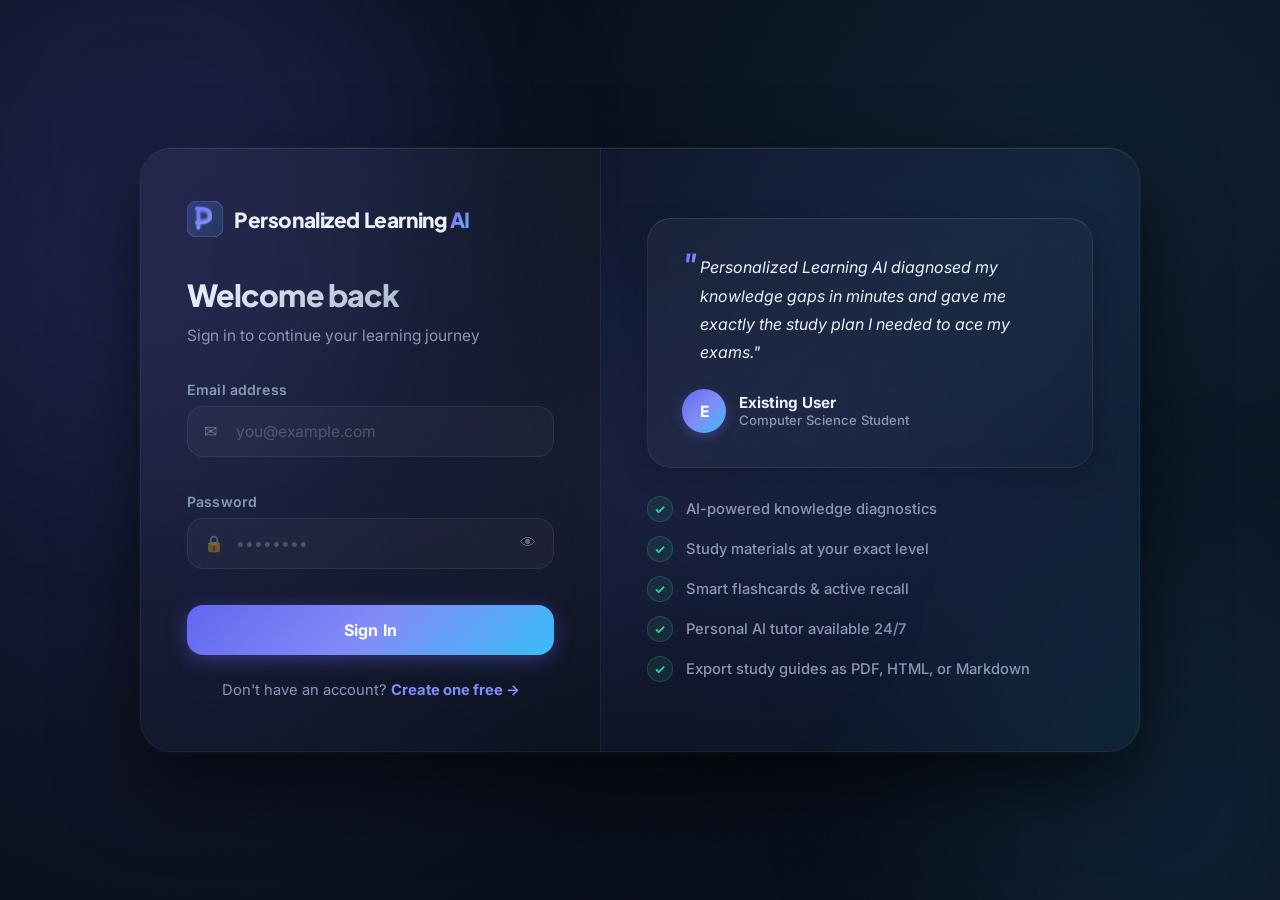
<file: frontend/login.html>
<!DOCTYPE html>
<html lang="en">

<head>
  <script>if ('scrollRestoration' in history) history.scrollRestoration = 'manual';</script>
  <meta charset="UTF-8" />
  <meta name="viewport" content="width=device-width, initial-scale=1.0" />
  <meta name="description"
    content="Sign in to Personalized Learning AI — your adaptive AI-powered learning platform." />
  <meta name="theme-color" content="#0F172A" />
  <link rel="icon" type="image/svg+xml" href="assets/logo-p.svg" />
  <title>Sign In — Personalized Learning AI</title>
  <link rel="preconnect" href="https://fonts.googleapis.com" />
  <link rel="preconnect" href="https://fonts.gstatic.com" crossorigin />
  <link
    href="https://fonts.googleapis.com/css2?family=Inter:wght@400;500;600;700&family=Plus+Jakarta+Sans:wght@500;600;700;800;900&display=swap"
    rel="stylesheet" />
  <link rel="stylesheet" href="css/auth.css" />
</head>

<body>

  <div class="noise-overlay" aria-hidden="true"></div>
  <div class="auth-bg" aria-hidden="true">
    <div class="orb orb-1"></div>
    <div class="orb orb-2"></div>
    <div class="orb orb-3"></div>
  </div>

  <main class="auth-container" role="main">

    <!-- ── Left: Form Panel ── -->
    <div class="auth-card">

      <!-- P Letter Logo -->
      <div class="auth-logo">
        <a href="index.html" aria-label="Go to homepage">
          <img src="assets/logo-p.svg" class="p-logo-sm" alt="Personalized AI Logo" aria-hidden="true" />
          <span class="logo-text">Personalized Learning <span class="logo-text-accent"> AI</span></span>
        </a>
      </div>

      <!-- Header -->
      <header class="auth-header">
        <h1>Welcome back</h1>
        <p>Sign in to continue your learning journey</p>
      </header>

      <!-- Alert -->
      <div id="alert-box" class="alert hidden" role="alert" aria-live="polite"></div>

      <!-- Form -->
      <form id="login-form" class="auth-form" novalidate aria-label="Sign in form">

        <div class="form-group">
          <label for="email">Email address</label>
          <div class="input-wrapper">
            <span class="input-icon" aria-hidden="true">✉</span>
            <input type="email" id="email" name="email" placeholder="you@example.com" required autocomplete="email"
              aria-describedby="email-error" aria-required="true" />
          </div>
          <span class="field-error" id="email-error" role="alert"></span>
        </div>

        <div class="form-group">
          <div class="form-row">
            <label for="password">Password</label>
          </div>
          <div class="input-wrapper">
            <span class="input-icon" aria-hidden="true">🔒</span>
            <input type="password" id="password" name="password" placeholder="••••••••" required
              autocomplete="current-password" aria-describedby="password-error" aria-required="true" />
            <button type="button" class="toggle-pw" id="toggle-pw" aria-label="Show or hide password">👁</button>
          </div>
          <span class="field-error" id="password-error" role="alert"></span>
        </div>

        <button type="submit" class="btn-primary btn-full" id="login-btn" aria-label="Sign in">
          <span class="btn-text">Sign In</span>
          <span class="btn-spinner hidden" id="login-spinner" aria-hidden="true">⟳</span>
        </button>

      </form>

      <p class="auth-footer">
        Don't have an account? <a href="register.html" id="register-link">Create one free →</a>
      </p>
    </div>

    <!-- ── Right: Social Proof Panel ── -->
    <aside class="auth-side" aria-label="Platform benefits">
      <div class="auth-side-content">

        <blockquote class="testimonial">
          <p class="testimonial-quote">
            Personalized Learning AI diagnosed my knowledge gaps in minutes and gave me exactly the study plan I needed
            to ace my exams."
          </p>
          <footer class="testimonial-author">
            <div class="author-avatar" aria-hidden="true">E</div>
            <div>
              <div class="author-name">Existing User</div>
              <div class="author-role">Computer Science Student</div>
            </div>
          </footer>
        </blockquote>

        <ul class="side-features" role="list" aria-label="Platform highlights">
          <li class="side-feature" role="listitem">
            <span class="side-feature-check" aria-hidden="true">✓</span>
            AI-powered knowledge diagnostics
          </li>
          <li class="side-feature" role="listitem">
            <span class="side-feature-check" aria-hidden="true">✓</span>
            Study materials at your exact level
          </li>
          <li class="side-feature" role="listitem">
            <span class="side-feature-check" aria-hidden="true">✓</span>
            Smart flashcards &amp; active recall
          </li>
          <li class="side-feature" role="listitem">
            <span class="side-feature-check" aria-hidden="true">✓</span>
            Personal AI tutor available 24/7
          </li>
          <li class="side-feature" role="listitem">
            <span class="side-feature-check" aria-hidden="true">✓</span>
            Export study guides as PDF, HTML, or Markdown
          </li>
        </ul>

      </div>
    </aside>

  </main>

  <script src="js/utils.js"></script>
  <script src="js/api.js"></script>
  <script src="js/auth.js"></script>
  <script>
    // Force scroll to top on every load/refresh
    document.addEventListener('DOMContentLoaded', function () {
      window.scrollTo({ top: 0, left: 0, behavior: 'instant' });
      document.documentElement.scrollTop = 0;
      document.body.scrollTop = 0;
    });
    window.addEventListener('load', function () {
      window.scrollTo({ top: 0, left: 0, behavior: 'instant' });
      document.documentElement.scrollTop = 0;
      document.body.scrollTop = 0;
    });
  </script>
</body>

</html>
</file>
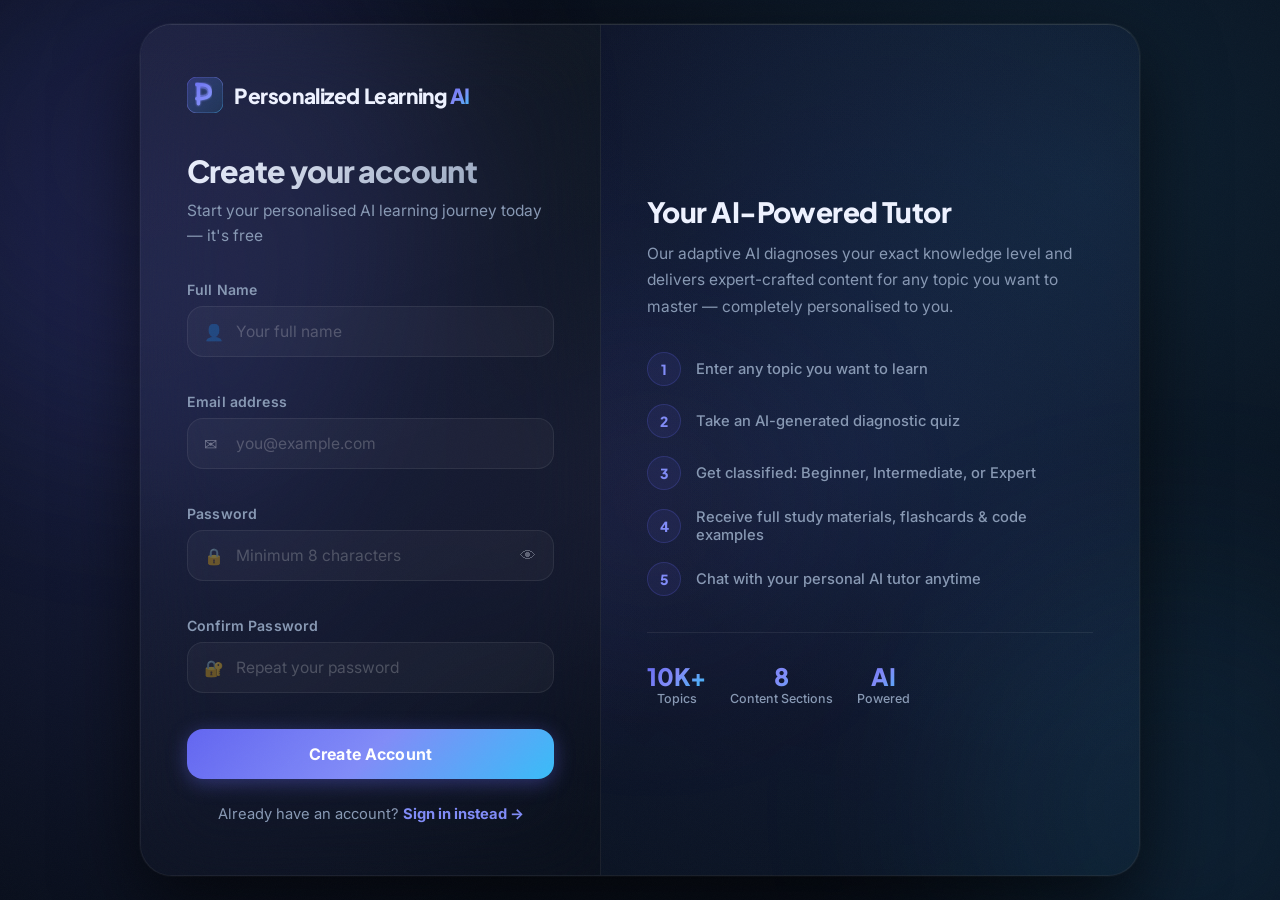
<file: frontend/register.html>
<!DOCTYPE html>
<html lang="en">

<head>
  <script>if ('scrollRestoration' in history) history.scrollRestoration = 'manual';</script>
  <meta charset="UTF-8" />
  <meta name="viewport" content="width=device-width, initial-scale=1.0" />
  <meta name="description"
    content="Create your free Personalized Learning AI account — adaptive AI tutoring for any topic." />
  <meta name="theme-color" content="#0F172A" />
  <link rel="icon" type="image/svg+xml" href="assets/logo-p.svg" />
  <title>Create Account — Personalized Learning AI</title>
  <link rel="preconnect" href="https://fonts.googleapis.com" />
  <link rel="preconnect" href="https://fonts.gstatic.com" crossorigin />
  <link
    href="https://fonts.googleapis.com/css2?family=Inter:wght@400;500;600;700&family=Plus+Jakarta+Sans:wght@500;600;700;800;900&display=swap"
    rel="stylesheet" />
  <link rel="stylesheet" href="css/auth.css" />
</head>

<body>

  <div class="noise-overlay" aria-hidden="true"></div>
  <div class="auth-bg" aria-hidden="true">
    <div class="orb orb-1"></div>
    <div class="orb orb-2"></div>
    <div class="orb orb-3"></div>
  </div>

  <main class="auth-container" role="main">

    <!-- ── Left: Registration Form ── -->
    <div class="auth-card">

      <!-- P Letter Logo -->
      <div class="auth-logo">
        <a href="index.html" aria-label="Go to homepage">
          <img src="assets/logo-p.svg" class="p-logo-sm" alt="Personalized AI Logo" aria-hidden="true" />
          <span class="logo-text">Personalized Learning <span class="logo-text-accent"> AI</span></span>
        </a>
      </div>

      <!-- Header -->
      <header class="auth-header">
        <h1>Create your account</h1>
        <p>Start your personalised AI learning journey today — it's free</p>
      </header>

      <!-- Alert -->
      <div id="alert-box" class="alert hidden" role="alert" aria-live="polite"></div>

      <!-- Form -->
      <form id="register-form" class="auth-form" novalidate aria-label="Create account form">

        <div class="form-group">
          <label for="name">Full Name</label>
          <div class="input-wrapper">
            <span class="input-icon" aria-hidden="true">👤</span>
            <input type="text" id="name" name="name" placeholder="Your full name" required autocomplete="name"
              aria-describedby="name-error" aria-required="true" minlength="2" />
          </div>
          <span class="field-error" id="name-error" role="alert"></span>
        </div>

        <div class="form-group">
          <label for="email">Email address</label>
          <div class="input-wrapper">
            <span class="input-icon" aria-hidden="true">✉</span>
            <input type="email" id="email" name="email" placeholder="you@example.com" required autocomplete="email"
              aria-describedby="email-error" aria-required="true" />
          </div>
          <span class="field-error" id="email-error" role="alert"></span>
        </div>

        <div class="form-group">
          <label for="password">Password</label>
          <div class="input-wrapper">
            <span class="input-icon" aria-hidden="true">🔒</span>
            <input type="password" id="password" name="password" placeholder="Minimum 8 characters" required
              autocomplete="new-password" aria-describedby="password-error" aria-required="true" minlength="8" />
            <button type="button" class="toggle-pw" id="toggle-pw" aria-label="Show or hide password">👁</button>
          </div>
          <span class="field-error" id="password-error" role="alert"></span>
        </div>

        <div class="form-group">
          <label for="confirm-password">Confirm Password</label>
          <div class="input-wrapper">
            <span class="input-icon" aria-hidden="true">🔐</span>
            <input type="password" id="confirm-password" name="confirm_password" placeholder="Repeat your password"
              required autocomplete="new-password" aria-describedby="confirm-password-error" aria-required="true" />
          </div>
          <span class="field-error" id="confirm-password-error" role="alert"></span>
        </div>

        <button type="submit" class="btn-primary btn-full" id="register-btn" aria-label="Create account">
          <span class="btn-text">Create Account</span>
          <span class="btn-spinner hidden" id="register-spinner" aria-hidden="true">⟳</span>
        </button>

      </form>

      <p class="auth-footer">
        Already have an account? <a href="login.html" id="login-link">Sign in instead →</a>
      </p>
    </div>

    <!-- ── Right: Feature Walkthrough Panel ── -->
    <aside class="auth-side" aria-label="How it works">
      <div class="auth-side-content">

        <h2>Your AI-Powered Tutor</h2>
        <p>
          Our adaptive AI diagnoses your exact knowledge level and delivers
          expert-crafted content for any topic you want to master — completely
          personalised to you.
        </p>

        <ol class="side-steps" role="list" aria-label="Platform steps">
          <li class="side-step" role="listitem">
            <div class="step-num" aria-hidden="true">1</div>
            <span>Enter any topic you want to learn</span>
          </li>
          <li class="side-step" role="listitem">
            <div class="step-num" aria-hidden="true">2</div>
            <span>Take an AI-generated diagnostic quiz</span>
          </li>
          <li class="side-step" role="listitem">
            <div class="step-num" aria-hidden="true">3</div>
            <span>Get classified: Beginner, Intermediate, or Expert</span>
          </li>
          <li class="side-step" role="listitem">
            <div class="step-num" aria-hidden="true">4</div>
            <span>Receive full study materials, flashcards &amp; code examples</span>
          </li>
          <li class="side-step" role="listitem">
            <div class="step-num" aria-hidden="true">5</div>
            <span>Chat with your personal AI tutor anytime</span>
          </li>
        </ol>

        <!-- Mini stat row -->
        <div
          style="display:flex;gap:24px;margin-top:36px;padding-top:28px;border-top:1px solid rgba(255,255,255,0.07);">
          <div style="text-align:center;">
            <div
              style="font-family:var(--font-display);font-size:1.5rem;font-weight:800;background:var(--gradient-primary);-webkit-background-clip:text;-webkit-text-fill-color:transparent;background-clip:text;">
              10K+</div>
            <div style="font-size:0.78rem;color:var(--color-text-muted);font-weight:500;">Topics</div>
          </div>
          <div style="text-align:center;">
            <div
              style="font-family:var(--font-display);font-size:1.5rem;font-weight:800;background:var(--gradient-primary);-webkit-background-clip:text;-webkit-text-fill-color:transparent;background-clip:text;">
              8</div>
            <div style="font-size:0.78rem;color:var(--color-text-muted);font-weight:500;">Content Sections</div>
          </div>
          <div style="text-align:center;">
            <div
              style="font-family:var(--font-display);font-size:1.5rem;font-weight:800;background:var(--gradient-primary);-webkit-background-clip:text;-webkit-text-fill-color:transparent;background-clip:text;">
              AI</div>
            <div style="font-size:0.78rem;color:var(--color-text-muted);font-weight:500;">Powered</div>
          </div>
        </div>

      </div>
    </aside>

  </main>

  <script src="js/utils.js"></script>
  <script src="js/api.js"></script>
  <script src="js/auth.js"></script>
  <script>
    // Force scroll to top on every load/refresh
    document.addEventListener('DOMContentLoaded', function() {
      window.scrollTo({ top: 0, left: 0, behavior: 'instant' });
      document.documentElement.scrollTop = 0;
      document.body.scrollTop = 0;
    });
    window.addEventListener('load', function() {
      window.scrollTo({ top: 0, left: 0, behavior: 'instant' });
      document.documentElement.scrollTop = 0;
      document.body.scrollTop = 0;
    });
  </script>
</body>

</html>
</file>
<file: frontend/css/style.css>
@import url('https://fonts.googleapis.com/css2?family=Inter:wght@400;500;600;700&family=Plus+Jakarta+Sans:wght@500;600;700;800;900&display=swap');

/* ═══════════════════════════════════════════════════════
   style.css — Landing Page Styles
   Personalized Learning AI — Professional Design System
═══════════════════════════════════════════════════════ */

:root {
  --color-bg: #080E1A;
  --color-surface: rgba(16, 24, 40, 0.7);
  --color-surface-hover: rgba(30, 41, 59, 0.8);
  --color-border: rgba(255, 255, 255, 0.08);
  --color-border-hover: rgba(255, 255, 255, 0.16);
  --color-text: #EEF2FF;
  --color-text-muted: #8899B4;
  --color-text-dim: rgba(255, 255, 255, 0.35);

  --color-primary: #6366F1;
  --color-primary-light: #818CF8;
  --color-primary-dark: #4F46E5;
  --color-accent: #38BDF8;
  --color-accent-2: #A78BFA;
  --color-success: #34D399;
  --color-warning: #FBBF24;
  --color-error: #F87171;

  --gradient-primary: linear-gradient(135deg, #6366F1 0%, #818CF8 50%, #38BDF8 100%);
  --gradient-bg: radial-gradient(circle at 15% 50%, rgba(99,102,241,0.12), transparent 40%),
    radial-gradient(circle at 85% 30%, rgba(56,189,248,0.08), transparent 40%);
  --gradient-card: linear-gradient(145deg, rgba(255,255,255,0.04) 0%, rgba(255,255,255,0.01) 100%);
  --gradient-cta: linear-gradient(135deg, rgba(99,102,241,0.12) 0%, rgba(56,189,248,0.06) 100%);

  --radius-xs: 6px;
  --radius-sm: 10px;
  --radius-md: 16px;
  --radius-lg: 24px;
  --radius-xl: 32px;

  --font-display: 'Plus Jakarta Sans', sans-serif;
  --font-body: 'Inter', sans-serif;

  --shadow-glow: 0 0 48px rgba(99,102,241,0.25);
  --shadow-card: 0 24px 48px -12px rgba(0,0,0,0.6);
  --shadow-soft: 0 8px 24px rgba(0,0,0,0.3);
  --shadow-btn: 0 4px 16px rgba(99,102,241,0.35);

  --transition: 0.28s cubic-bezier(0.4,0,0.2,1);
  --transition-slow: 0.5s cubic-bezier(0.4,0,0.2,1);
}

*, *::before, *::after { box-sizing: border-box; margin: 0; padding: 0; }

html { scroll-behavior: smooth; }

body {
  font-family: var(--font-body);
  background: var(--color-bg);
  color: var(--color-text);
  line-height: 1.65;
  overflow-x: hidden;
  -webkit-font-smoothing: antialiased;
  -moz-osx-font-smoothing: grayscale;
}

/* ── Utilities ── */
.gradient-text {
  background: var(--gradient-primary);
  -webkit-background-clip: text;
  -webkit-text-fill-color: transparent;
  background-clip: text;
}

.noise-overlay {
  position: fixed; inset: 0; pointer-events: none; z-index: 1000;
  opacity: 0.025;
  background-image: url("data:image/svg+xml,%3Csvg viewBox='0 0 256 256' xmlns='http://www.w3.org/2000/svg'%3E%3Cfilter id='noise'%3E%3CfeTurbulence type='fractalNoise' baseFrequency='0.9' numOctaves='4' stitchTiles='stitch'/%3E%3C/filter%3E%3Crect width='100%25' height='100%25' filter='url(%23noise)'/%3E%3C/svg%3E");
  background-repeat: repeat; background-size: 200px;
}

/* ── Buttons ── */
.btn-primary {
  display: inline-flex; align-items: center; gap: 10px;
  padding: 13px 28px;
  background: var(--gradient-primary);
  color: #fff; border: none;
  border-radius: var(--radius-sm);
  font-family: var(--font-body); font-size: 0.975rem; font-weight: 600;
  cursor: pointer; text-decoration: none;
  transition: var(--transition);
  position: relative; overflow: hidden;
  box-shadow: var(--shadow-btn);
  letter-spacing: 0.01em;
}

.btn-primary::before {
  content: ''; position: absolute; inset: 0;
  background: linear-gradient(135deg, rgba(255,255,255,0.18), transparent);
  opacity: 0; transition: var(--transition);
}

.btn-primary:hover { transform: translateY(-2px); box-shadow: 0 8px 28px rgba(99,102,241,0.5); }
.btn-primary:hover::before { opacity: 1; }
.btn-primary:active { transform: translateY(0); }

.btn-primary.btn-lg {
  padding: 15px 36px; font-size: 1.05rem; font-weight: 700;
  border-radius: var(--radius-md);
}

.btn-ghost {
  display: inline-flex; align-items: center; gap: 10px;
  padding: 13px 28px;
  background: rgba(255,255,255,0.04);
  color: var(--color-text-muted);
  border: 1px solid var(--color-border);
  border-radius: var(--radius-sm);
  font-family: var(--font-body); font-size: 0.975rem; font-weight: 600;
  cursor: pointer; text-decoration: none; transition: var(--transition);
}

.btn-ghost:hover {
  color: var(--color-text);
  background: rgba(255,255,255,0.07);
  border-color: var(--color-border-hover);
}

.btn-ghost.btn-lg { padding: 15px 36px; font-size: 1.05rem; border-radius: var(--radius-md); }

/* ── Navbar ── */
.navbar {
  position: fixed; top: 0; left: 0; right: 0; z-index: 100;
  display: flex; align-items: center; justify-content: space-between;
  padding: 18px 64px;
  background: rgba(8,14,26,0.8);
  backdrop-filter: blur(28px); -webkit-backdrop-filter: blur(28px);
  border-bottom: 1px solid var(--color-border);
  transition: var(--transition);
}

.nav-logo {
  display: flex; align-items: center; gap: 11px;
  text-decoration: none; color: var(--color-text);
}

.logo-text {
  font-family: var(--font-display);
  font-size: 1.3rem; font-weight: 800; letter-spacing: -0.02em;
}

.logo-text-accent {
  background: var(--gradient-primary);
  -webkit-background-clip: text; -webkit-text-fill-color: transparent;
  background-clip: text;
}

.nav-links { display: flex; align-items: center; gap: 32px; }

.nav-links a {
  color: var(--color-text-muted); text-decoration: none;
  font-size: 0.92rem; font-weight: 500; transition: var(--transition);
}

.nav-links a:hover { color: var(--color-text); }

/* ── Orbs ── */
.orb {
  position: absolute; border-radius: 50%;
  filter: blur(110px); pointer-events: none;
  animation: orbFloat 12s ease-in-out infinite;
}
.orb-1 { width: 560px; height: 560px; background: rgba(99,102,241,0.13); top: -20%; left: -10%; animation-delay: 0s; }
.orb-2 { width: 420px; height: 420px; background: rgba(56,189,248,0.10); top: 10%; right: -10%; animation-delay: 2.5s; }
.orb-3 { width: 320px; height: 320px; background: rgba(167,139,250,0.08); bottom: 5%; left: 20%; animation-delay: 5s; }

@keyframes orbFloat {
  0%, 100% { transform: translate(0,0) scale(1); }
  33%       { transform: translate(28px,-28px) scale(1.04); }
  66%       { transform: translate(-18px,18px) scale(0.96); }
}

/* ── Hero ── */
.hero {
  min-height: 100vh;
  display: flex; align-items: center; justify-content: space-between;
  gap: 60px; padding: 140px 64px 80px;
  position: relative; overflow: hidden;
}

.hero-bg { position: absolute; inset: 0; pointer-events: none; }

.hero-content { flex: 1; max-width: 580px; position: relative; z-index: 2; }

.hero-badge {
  display: inline-flex; align-items: center; gap: 10px;
  padding: 7px 16px;
  background: rgba(99,102,241,0.08);
  border: 1px solid rgba(99,102,241,0.2);
  border-radius: 100px;
  font-size: 0.82rem; font-weight: 600;
  color: var(--color-primary-light);
  margin-bottom: 32px;
  animation: fadeInDown 0.6s ease both;
  backdrop-filter: blur(10px);
  letter-spacing: 0.01em;
}

.badge-dot {
  width: 7px; height: 7px; border-radius: 50%;
  background: var(--color-primary-light);
  box-shadow: 0 0 8px var(--color-primary-light);
  animation: pulse 2.4s infinite;
}

@keyframes pulse { 0%,100%{opacity:1} 50%{opacity:0.4} }

.hero-title {
  font-family: var(--font-display);
  font-size: clamp(2.4rem, 5vw, 4rem);
  font-weight: 900;
  line-height: 1.08;
  letter-spacing: -0.03em;
  color: var(--color-text);
  margin-bottom: 24px;
  animation: fadeInDown 0.6s ease 0.1s both;
}

.hero-desc {
  font-size: 1.1rem; color: var(--color-text-muted);
  line-height: 1.82; margin-bottom: 40px;
  animation: fadeInDown 0.6s ease 0.2s both;
  max-width: 500px;
}

.hero-cta {
  display: flex; gap: 16px; flex-wrap: wrap; margin-bottom: 52px;
  animation: fadeInDown 0.6s ease 0.3s both;
}

/* ── Dashboard Preview ── */
.hero-visual {
  flex: 1; max-width: 520px; position: relative; z-index: 2;
  animation: fadeInRight 0.9s cubic-bezier(0.4,0,0.2,1) 0.4s both;
  perspective: 1000px;
}

@keyframes fadeInRight {
  from { opacity: 0; transform: translateX(40px) rotateY(-8deg); }
  to   { opacity: 1; transform: translateX(0) rotateY(0); }
}

.dashboard-preview {
  background: rgba(16,24,40,0.7);
  border: 1px solid rgba(255,255,255,0.09);
  border-top: 1px solid rgba(255,255,255,0.16);
  border-radius: var(--radius-xl);
  overflow: hidden;
  box-shadow: var(--shadow-card), var(--shadow-glow);
  transform: rotateY(-4deg) rotateX(4deg);
  transform-style: preserve-3d;
  transition: transform var(--transition-slow);
  backdrop-filter: blur(20px);
}

.dashboard-preview:hover { transform: rotateY(0) rotateX(0); }

.preview-header {
  display: flex; align-items: center; gap: 12px;
  padding: 14px 22px;
  background: rgba(0,0,0,0.25);
  border-bottom: 1px solid var(--color-border);
}

.preview-dots { display: flex; gap: 7px; }
.preview-dots span { width: 11px; height: 11px; border-radius: 50%; }
.preview-dots span:nth-child(1) { background: #FF5F56; }
.preview-dots span:nth-child(2) { background: #FFBD2E; }
.preview-dots span:nth-child(3) { background: #27C93F; }

.preview-title {
  font-size: 0.82rem; color: var(--color-text-muted); font-weight: 600;
  margin-left: auto; margin-right: auto;
}

.preview-body { padding: 22px; display: flex; flex-direction: column; gap: 14px; }

.preview-topic-card {
  background: rgba(255,255,255,0.03);
  border: 1px solid rgba(255,255,255,0.07);
  border-radius: var(--radius-md); padding: 18px;
}

.preview-badge {
  display: inline-block; padding: 3px 11px;
  background: rgba(56,189,248,0.1); border: 1px solid rgba(56,189,248,0.2);
  border-radius: 100px; font-size: 0.72rem; font-weight: 700;
  color: var(--color-accent); margin-bottom: 10px;
  text-transform: uppercase; letter-spacing: 0.06em;
}

.preview-topic-name {
  font-family: var(--font-display); font-size: 1rem; font-weight: 700; margin-bottom: 11px;
}

.preview-progress { display: flex; align-items: center; gap: 10px; }

.progress-bar {
  flex: 1; height: 6px;
  background: rgba(0,0,0,0.3); border-radius: 100px; overflow: hidden;
}

.progress-fill {
  height: 100%; background: var(--gradient-primary); border-radius: 100px;
  animation: progressGrow 1.5s ease 0.8s both;
}

@keyframes progressGrow { from { width: 0 !important; } }

.preview-progress span { font-size: 0.82rem; color: var(--color-text-muted); font-weight: 600; }

.preview-quiz-card {
  background: rgba(99,102,241,0.05);
  border: 1px solid rgba(99,102,241,0.18);
  border-radius: var(--radius-md); padding: 18px;
}

.preview-q { font-size: 0.88rem; font-weight: 600; margin-bottom: 11px; }

.preview-options { display: flex; flex-direction: column; gap: 7px; }

.preview-opt {
  padding: 9px 13px; border-radius: var(--radius-xs); font-size: 0.82rem;
  background: rgba(0,0,0,0.2); border: 1px solid var(--color-border);
  transition: var(--transition); cursor: pointer;
}

.preview-opt:hover { background: rgba(255,255,255,0.05); }

.preview-opt.active {
  background: rgba(99,102,241,0.15);
  border-color: rgba(99,102,241,0.4);
  color: var(--color-primary-light); font-weight: 500;
}

.preview-level-card {
  display: flex; align-items: center; gap: 14px;
  padding: 14px 18px;
  background: rgba(52,211,153,0.05);
  border: 1px solid rgba(52,211,153,0.18);
  border-radius: var(--radius-md);
}

.level-emoji { font-size: 1.6rem; }
.level-info { display: flex; flex-direction: column; }
.level-label { font-size: 0.75rem; color: var(--color-text-muted); font-weight: 500; text-transform: uppercase; letter-spacing: 0.06em; }
.level-value { font-family: var(--font-display); font-size: 1rem; font-weight: 800; color: var(--color-success); }

/* ── Features ── */
.features { padding: 120px 64px; position: relative; }

.section-header { text-align: center; margin-bottom: 72px; }

.section-label {
  display: inline-block; padding: 5px 16px;
  background: rgba(99,102,241,0.09);
  border: 1px solid rgba(99,102,241,0.2);
  border-radius: 100px;
  font-size: 0.8rem; font-weight: 700;
  color: var(--color-primary-light);
  letter-spacing: 0.12em; text-transform: uppercase; margin-bottom: 20px;
}

.section-header h2 {
  font-family: var(--font-display);
  font-size: clamp(2rem, 4vw, 3rem);
  font-weight: 800; letter-spacing: -0.025em;
}

.features-grid {
  display: grid;
  grid-template-columns: repeat(auto-fit, minmax(310px, 1fr));
  gap: 24px; max-width: 1200px; margin: 0 auto;
}

.feature-card {
  position: relative;
  background: var(--gradient-card);
  border: 1px solid var(--color-border);
  border-top: 1px solid rgba(255,255,255,0.12);
  border-radius: var(--radius-lg);
  padding: 38px;
  transition: all 0.38s cubic-bezier(0.4,0,0.2,1);
  backdrop-filter: blur(14px);
  overflow: hidden;
}

.feature-card::before {
  content: ''; position: absolute; top: 0; left: 0; right: 0; height: 1.5px;
  background: linear-gradient(90deg, transparent, rgba(99,102,241,0.7), transparent);
  opacity: 0; transition: opacity 0.38s ease;
}

.feature-card:hover {
  background: linear-gradient(145deg, rgba(255,255,255,0.06) 0%, rgba(255,255,255,0.02) 100%);
  border-color: rgba(99,102,241,0.3);
  transform: translateY(-7px);
  box-shadow: 0 24px 52px rgba(0,0,0,0.5), 0 0 0 1px rgba(99,102,241,0.08);
}

.feature-card:hover::before { opacity: 1; }

.feature-card-glow {
  position: absolute; top: -20%; right: -20%;
  width: 140px; height: 140px;
  background: var(--color-primary); filter: blur(72px);
  opacity: 0; transition: opacity 0.38s ease; pointer-events: none;
}

.feature-card:hover .feature-card-glow { opacity: 0.13; }

.feature-card-header {
  display: flex; align-items: flex-start; justify-content: space-between;
  margin-bottom: 26px; position: relative; z-index: 2;
}

.feature-icon {
  display: flex; align-items: center; justify-content: center;
  width: 60px; height: 60px; font-size: 1.75rem;
  background: linear-gradient(135deg, rgba(99,102,241,0.14) 0%, rgba(56,189,248,0.08) 100%);
  border-radius: var(--radius-md);
  border: 1px solid rgba(99,102,241,0.2);
  box-shadow: inset 0 0 18px rgba(255,255,255,0.04), 0 6px 14px rgba(0,0,0,0.2);
  transition: transform 0.38s ease, box-shadow 0.38s ease;
}

.feature-card:hover .feature-icon {
  transform: scale(1.06) rotate(-4deg);
  box-shadow: inset 0 0 18px rgba(255,255,255,0.08), 0 10px 22px rgba(99,102,241,0.2);
}

.feature-tag {
  display: inline-flex; align-items: center; gap: 7px;
  padding: 5px 13px;
  background: rgba(255,255,255,0.035);
  border: 1px solid rgba(255,255,255,0.09);
  border-radius: 100px; font-size: 0.72rem; font-weight: 700;
  text-transform: uppercase; letter-spacing: 0.08em;
  color: var(--color-primary-light);
}

.feature-tag-dot {
  width: 5px; height: 5px; border-radius: 50%;
  background: var(--color-primary-light);
  box-shadow: 0 0 6px var(--color-primary-light);
}

.feature-card h3 {
  font-family: var(--font-display); font-size: 1.3rem; font-weight: 700;
  margin-bottom: 12px; color: var(--color-text); position: relative; z-index: 2;
}

.feature-card p {
  font-size: 0.975rem; color: var(--color-text-muted);
  line-height: 1.72; position: relative; z-index: 2;
}

/* ── How It Works ── */
.how-it-works {
  padding: 120px 64px;
  background: rgba(0,0,0,0.18);
  border-top: 1px solid var(--color-border);
  border-bottom: 1px solid var(--color-border);
}

/* ── CTA Section ── */
.cta-section { padding: 120px 64px; display: flex; justify-content: center; }

.cta-inner {
  background: var(--gradient-cta);
  border: 1px solid rgba(99,102,241,0.25);
  border-radius: var(--radius-xl);
  padding: 80px 48px;
  text-align: center; max-width: 780px; width: 100%;
  position: relative; overflow: hidden;
  box-shadow: 0 24px 48px rgba(0,0,0,0.35);
}

.cta-inner::before {
  content: ''; position: absolute; top: -50%; left: -50%;
  width: 200%; height: 200%;
  background: radial-gradient(circle, rgba(99,102,241,0.12) 0%, transparent 60%);
  pointer-events: none;
}

/* ── Footer ── */
.footer {
  padding: 36px 64px;
  border-top: 1px solid var(--color-border);
  background: rgba(0,0,0,0.25);
}

.footer-inner {
  display: flex; align-items: center; justify-content: space-between;
  max-width: 1200px; margin: 0 auto;
}

.footer-inner p { font-size: 0.87rem; color: var(--color-text-muted); font-weight: 500; }

/* ── Animations ── */
@keyframes fadeInDown {
  from { opacity: 0; transform: translateY(-18px); }
  to   { opacity: 1; transform: translateY(0); }
}

/* ── Extra button variants ── */
.btn-outline {
  display: inline-flex; align-items: center; gap: 8px;
  padding: 10px 22px;
  background: transparent; color: var(--color-primary-light);
  border: 1px solid rgba(99,102,241,0.38);
  border-radius: var(--radius-sm);
  font-family: var(--font-body); font-size: 0.93rem; font-weight: 600;
  cursor: pointer; text-decoration: none; transition: var(--transition);
}

.btn-outline:hover {
  background: rgba(99,102,241,0.1);
  border-color: var(--color-primary-light); color: #fff;
}

.btn-full { width: 100%; justify-content: center; }

/* ── Responsive ── */
@media (max-width: 1024px) {
  .hero { flex-direction: column; padding: 120px 40px 80px; text-align: center; }
  .hero-content { margin: 0 auto; }
  .hero-cta { justify-content: center; }
  .hero-visual { width: 100%; max-width: 580px; margin-top: 40px; }
  .dashboard-preview { transform: none; }
  .dashboard-preview:hover { transform: none; }
}

@media (max-width: 768px) {
  .navbar { padding: 14px 24px; }
  .nav-links a:not(.btn-primary):not(.btn-ghost) { display: none; }
  .hero { padding: 100px 24px 60px; }
  .features, .how-it-works, .cta-section, .footer { padding-left: 24px; padding-right: 24px; }
  .features-grid { grid-template-columns: 1fr; }
  .cta-inner { padding: 56px 24px; }
}
</file>
<file: css/style.css>
/* ============================================================
   LearnAI — Design System
   Theme: Deep Space Indigo × Cosmic Gold
   ============================================================ */

@import url('https://fonts.googleapis.com/css2?family=Syne:wght@400;600;700;800&family=DM+Sans:ital,wght@0,300;0,400;0,500;1,300&display=swap');

/* ── Variables ─────────────────────────────────────────────── */
:root {
  --bg-deep:       #0a0b1a;
  --bg-mid:        #0f1135;
  --bg-panel:      #131640;
  --bg-card:       #1a1f55;
  --bg-glass:      rgba(26, 31, 85, 0.55);
  --border-subtle: rgba(120, 130, 255, 0.18);
  --border-glow:   rgba(120, 130, 255, 0.45);

  --indigo-500:    #5b63f5;
  --indigo-400:    #7b82ff;
  --indigo-300:    #a0a5ff;
  --violet-500:    #8b5cf6;
  --violet-400:    #a78bfa;
  --gold-500:      #f5a623;
  --gold-400:      #fbbf60;
  --teal-400:      #34d5c8;
  --rose-400:      #fb7185;

  --text-primary:  #eef0ff;
  --text-secondary:#9ba3d4;
  --text-muted:    #5a6290;

  --gradient-hero: linear-gradient(135deg, #0a0b1a 0%, #0f1135 40%, #1a0a38 100%);
  --gradient-card: linear-gradient(145deg, rgba(91,99,245,0.15) 0%, rgba(139,92,246,0.08) 100%);
  --gradient-cta:  linear-gradient(135deg, #5b63f5 0%, #8b5cf6 100%);
  --gradient-gold: linear-gradient(135deg, #f5a623 0%, #fbbf60 100%);
  --gradient-teal: linear-gradient(135deg, #0cb5ad 0%, #34d5c8 100%);

  --shadow-glow:   0 0 40px rgba(91, 99, 245, 0.3);
  --shadow-card:   0 8px 32px rgba(0, 0, 0, 0.4);
  --shadow-hover:  0 16px 48px rgba(91, 99, 245, 0.25);

  --radius-sm:  8px;
  --radius-md:  14px;
  --radius-lg:  20px;
  --radius-xl:  28px;
  --radius-pill:999px;

  --font-display: 'Syne', sans-serif;
  --font-body:    'DM Sans', sans-serif;

  --transition: 0.28s cubic-bezier(0.4, 0, 0.2, 1);
}

/* ── Reset & Base ───────────────────────────────────────────── */
*, *::before, *::after { box-sizing: border-box; margin: 0; padding: 0; }

html { scroll-behavior: smooth; font-size: 16px; }

body {
  font-family: var(--font-body);
  background: var(--bg-deep);
  color: var(--text-primary);
  line-height: 1.6;
  min-height: 100vh;
  overflow-x: hidden;
}

/* Starfield bg */
body::before {
  content: '';
  position: fixed;
  inset: 0;
  background-image:
    radial-gradient(1px 1px at 10% 15%, rgba(255,255,255,0.6) 0%, transparent 100%),
    radial-gradient(1px 1px at 80% 25%, rgba(255,255,255,0.4) 0%, transparent 100%),
    radial-gradient(1.5px 1.5px at 45% 60%, rgba(255,255,255,0.5) 0%, transparent 100%),
    radial-gradient(1px 1px at 65% 10%, rgba(255,255,255,0.3) 0%, transparent 100%),
    radial-gradient(2px 2px at 25% 80%, rgba(255,255,255,0.2) 0%, transparent 100%),
    radial-gradient(1px 1px at 90% 70%, rgba(255,255,255,0.5) 0%, transparent 100%),
    radial-gradient(1px 1px at 5% 45%, rgba(255,255,255,0.3) 0%, transparent 100%),
    radial-gradient(1.5px 1.5px at 55% 35%, rgba(160,165,255,0.4) 0%, transparent 100%),
    radial-gradient(1px 1px at 35% 90%, rgba(255,255,255,0.2) 0%, transparent 100%),
    radial-gradient(2px 2px at 70% 50%, rgba(160,165,255,0.3) 0%, transparent 100%);
  pointer-events: none;
  z-index: 0;
}

a { text-decoration: none; color: inherit; }
img { display: block; max-width: 100%; }
button { cursor: pointer; font-family: var(--font-body); border: none; outline: none; }
input, textarea { font-family: var(--font-body); outline: none; border: none; }
ul { list-style: none; }

/* ── Typography ─────────────────────────────────────────────── */
h1,h2,h3,h4,h5 { font-family: var(--font-display); font-weight: 700; line-height: 1.15; }

/* ── Scrollbar ──────────────────────────────────────────────── */
::-webkit-scrollbar { width: 6px; }
::-webkit-scrollbar-track { background: var(--bg-mid); }
::-webkit-scrollbar-thumb { background: var(--bg-card); border-radius: 999px; }

/* ── Utility Classes ────────────────────────────────────────── */
.container { width: 100%; max-width: 1200px; margin: 0 auto; padding: 0 24px; }
.flex { display: flex; }
.flex-center { display: flex; align-items: center; justify-content: center; }
.gap-sm { gap: 8px; }
.gap-md { gap: 16px; }
.gap-lg { gap: 24px; }

/* ── Buttons ─────────────────────────────────────────────────── */
.btn {
  display: inline-flex;
  align-items: center;
  gap: 8px;
  padding: 11px 24px;
  border-radius: var(--radius-pill);
  font-family: var(--font-display);
  font-weight: 600;
  font-size: 0.9rem;
  letter-spacing: 0.02em;
  transition: var(--transition);
  position: relative;
  overflow: hidden;
}

.btn::after {
  content: '';
  position: absolute;
  inset: 0;
  background: rgba(255,255,255,0);
  transition: var(--transition);
}
.btn:hover::after { background: rgba(255,255,255,0.08); }

.btn-primary {
  background: var(--gradient-cta);
  color: #fff;
  box-shadow: 0 4px 20px rgba(91,99,245,0.4);
}
.btn-primary:hover {
  transform: translateY(-2px);
  box-shadow: 0 8px 30px rgba(91,99,245,0.55);
}

.btn-outline {
  background: transparent;
  color: var(--text-primary);
  border: 1.5px solid var(--border-glow);
  backdrop-filter: blur(8px);
}
.btn-outline:hover {
  border-color: var(--indigo-400);
  background: rgba(91,99,245,0.1);
  transform: translateY(-2px);
}

.btn-gold {
  background: var(--gradient-gold);
  color: #1a1000;
  font-weight: 700;
  box-shadow: 0 4px 20px rgba(245,166,35,0.35);
}
.btn-gold:hover {
  transform: translateY(-2px);
  box-shadow: 0 8px 28px rgba(245,166,35,0.5);
}

.btn-ghost {
  background: rgba(91,99,245,0.12);
  color: var(--indigo-300);
  border: 1px solid var(--border-subtle);
}
.btn-ghost:hover {
  background: rgba(91,99,245,0.22);
  color: var(--indigo-400);
}

.btn-sm { padding: 7px 16px; font-size: 0.82rem; }
.btn-lg { padding: 15px 36px; font-size: 1rem; }

/* ── Difficulty Badges ──────────────────────────────────────── */
.badge {
  display: inline-flex;
  align-items: center;
  padding: 4px 14px;
  border-radius: var(--radius-pill);
  font-size: 0.78rem;
  font-weight: 600;
  font-family: var(--font-display);
  cursor: pointer;
  transition: var(--transition);
  border: 1.5px solid transparent;
}

.badge-beginner { background: rgba(52,213,200,0.15); color: var(--teal-400); border-color: rgba(52,213,200,0.3); }
.badge-beginner.active, .badge-beginner:hover { background: rgba(52,213,200,0.28); border-color: var(--teal-400); }

.badge-medium { background: rgba(245,166,35,0.15); color: var(--gold-400); border-color: rgba(245,166,35,0.3); }
.badge-medium.active, .badge-medium:hover { background: rgba(245,166,35,0.28); border-color: var(--gold-400); }

.badge-advanced { background: rgba(251,113,133,0.15); color: var(--rose-400); border-color: rgba(251,113,133,0.3); }
.badge-advanced.active, .badge-advanced:hover { background: rgba(251,113,133,0.28); border-color: var(--rose-400); }

/* ── Glass Card ─────────────────────────────────────────────── */
.glass-card {
  background: var(--bg-glass);
  backdrop-filter: blur(16px);
  -webkit-backdrop-filter: blur(16px);
  border: 1px solid var(--border-subtle);
  border-radius: var(--radius-lg);
  box-shadow: var(--shadow-card);
  transition: var(--transition);
}
.glass-card:hover {
  border-color: var(--border-glow);
  box-shadow: var(--shadow-hover);
  transform: translateY(-3px);
}

/* ── Loading Spinner ────────────────────────────────────────── */
.spinner {
  width: 20px; height: 20px;
  border: 2px solid rgba(255,255,255,0.2);
  border-top-color: #fff;
  border-radius: 50%;
  animation: spin 0.7s linear infinite;
  display: inline-block;
}
@keyframes spin { to { transform: rotate(360deg); } }

/* ── Toast ───────────────────────────────────────────────────── */
#toast-container {
  position: fixed;
  bottom: 24px; right: 24px;
  z-index: 9999;
  display: flex;
  flex-direction: column;
  gap: 10px;
}
.toast {
  padding: 14px 20px;
  border-radius: var(--radius-md);
  background: var(--bg-card);
  border: 1px solid var(--border-glow);
  color: var(--text-primary);
  font-size: 0.88rem;
  box-shadow: var(--shadow-glow);
  animation: toastIn 0.3s ease forwards;
  max-width: 300px;
}
.toast.success { border-color: rgba(52,213,200,0.5); }
.toast.error   { border-color: rgba(251,113,133,0.5); }
@keyframes toastIn {
  from { opacity:0; transform: translateX(30px); }
  to   { opacity:1; transform: translateX(0); }
}

/* ── Page Transitions ───────────────────────────────────────── */
.page-enter {
  animation: fadeUp 0.5s ease forwards;
}
@keyframes fadeUp {
  from { opacity:0; transform: translateY(16px); }
  to   { opacity:1; transform: translateY(0); }
}

/* ── Animations ─────────────────────────────────────────────── */
@keyframes float {
  0%,100% { transform: translateY(0); }
  50%      { transform: translateY(-10px); }
}
@keyframes pulse-glow {
  0%,100% { box-shadow: 0 0 20px rgba(91,99,245,0.3); }
  50%      { box-shadow: 0 0 50px rgba(91,99,245,0.6); }
}
@keyframes shimmer {
  from { background-position: -200% center; }
  to   { background-position: 200% center; }
}
</file>
<file: css/dashboard.css>
/* ============================================================
   dashboard.css — Dashboard Page Styles
   ============================================================ */

/* ── Layout ──────────────────────────────────────────────────── */
.dashboard-layout {
  display: grid;
  grid-template-columns: 240px 1fr 320px;
  grid-template-rows: 100vh;
  height: 100vh;
  overflow: hidden;
}

/* ── Sidebar ─────────────────────────────────────────────────── */
.sidebar {
  background: linear-gradient(180deg, #0c0e2e 0%, #10123a 100%);
  border-right: 1px solid var(--border-subtle);
  display: flex;
  flex-direction: column;
  padding: 28px 20px;
  overflow-y: auto;
  position: relative;
  z-index: 10;
  transition: var(--transition);
}
.sidebar::after {
  content: '';
  position: absolute;
  top: 0; right: 0; bottom: 0;
  width: 1px;
  background: linear-gradient(180deg, transparent, var(--border-glow) 40%, var(--border-glow) 60%, transparent);
  opacity: 0.5;
}

.sidebar__logo {
  display: flex;
  align-items: center;
  gap: 10px;
  font-family: var(--font-display);
  font-weight: 800;
  font-size: 1.2rem;
  color: var(--text-primary);
  margin-bottom: 32px;
  padding: 0 4px;
}
.sidebar__logo-icon {
  width: 50px; height: 40px;
  background: var(--gradient-cta);
  border-radius: 9px;
  display: flex; align-items: center; justify-content: center;
  font-size: 1rem;
  box-shadow: 0 4px 14px rgba(91,99,245,0.45);
}
.sidebar__logo span { color: var(--gold-400); }

/* Profile */
.sidebar__profile {
  display: flex;
  align-items: center;
  gap: 12px;
  padding: 14px;
  border-radius: var(--radius-md);
  background: rgba(91,99,245,0.08);
  border: 1px solid var(--border-subtle);
  margin-bottom: 28px;
  cursor: pointer;
  transition: var(--transition);
}
.sidebar__profile:hover { background: rgba(91,99,245,0.15); border-color: var(--border-glow); }

.sidebar__avatar {
  width: 40px; height: 40px;
  border-radius: 50%;
  background: var(--gradient-cta);
  display: flex; align-items: center; justify-content: center;
  font-family: var(--font-display);
  font-weight: 800;
  font-size: 1rem;
  color: #fff;
  flex-shrink: 0;
  border: 2px solid rgba(91,99,245,0.5);
}
.sidebar__profile-info { min-width: 0; }
.sidebar__profile-name {
  font-family: var(--font-display);
  font-size: 0.88rem;
  font-weight: 700;
  color: var(--text-primary);
  white-space: nowrap;
  overflow: hidden;
  text-overflow: ellipsis;
}
.sidebar__profile-email {
  font-size: 0.74rem;
  color: var(--text-muted);
  white-space: nowrap;
  overflow: hidden;
  text-overflow: ellipsis;
}

/* Nav */
.sidebar__nav { flex: 1; }
.sidebar__nav-label {
  font-size: 0.7rem;
  font-weight: 700;
  letter-spacing: 0.1em;
  text-transform: uppercase;
  color: var(--text-muted);
  padding: 0 10px;
  margin-bottom: 8px;
}
.nav-item {
  display: flex;
  align-items: center;
  gap: 12px;
  padding: 11px 14px;
  border-radius: var(--radius-md);
  font-size: 0.88rem;
  font-weight: 500;
  color: var(--text-secondary);
  cursor: pointer;
  transition: var(--transition);
  margin-bottom: 3px;
  border: 1px solid transparent;
  position: relative;
}
.nav-item:hover {
  background: rgba(91,99,245,0.1);
  color: var(--text-primary);
  border-color: var(--border-subtle);
}
.nav-item.active {
  background: rgba(91,99,245,0.2);
  color: var(--indigo-300);
  border-color: rgba(91,99,245,0.35);
  font-weight: 600;
}
.nav-item.active::before {
  content: '';
  position: absolute;
  left: 0; top: 25%; bottom: 25%;
  width: 3px;
  background: var(--gradient-cta);
  border-radius: 0 2px 2px 0;
}
.nav-item__icon { font-size: 1rem; width: 20px; text-align: center; }
.nav-item__badge {
  margin-left: auto;
  font-size: 0.7rem;
  padding: 2px 7px;
  border-radius: var(--radius-pill);
  background: rgba(91,99,245,0.25);
  color: var(--indigo-300);
  font-weight: 700;
}

.sidebar__divider { height: 1px; background: var(--border-subtle); margin: 16px 0; }

.sidebar__logout {
  display: flex;
  align-items: center;
  gap: 12px;
  padding: 11px 14px;
  border-radius: var(--radius-md);
  font-size: 0.88rem;
  font-weight: 500;
  color: var(--text-muted);
  cursor: pointer;
  transition: var(--transition);
  border: 1px solid transparent;
  width: 100%;
  background: none;
}
.sidebar__logout:hover {
  background: rgba(251,113,133,0.1);
  color: var(--rose-400);
  border-color: rgba(251,113,133,0.25);
}

/* ── Main Content ─────────────────────────────────────────────── */
.main-content {
  overflow-y: auto;
  height: 100vh;         
  padding: 32px 28px;
  display: flex;
  flex-direction: column;
  gap: 28px;
  background: var(--bg-mid);
  position: relative;
  box-sizing: border-box;
}
.main-content::before {
  content: '';
  position: absolute;
  inset: 0;
  background: radial-gradient(ellipse at 50% 0%, rgba(91,99,245,0.06) 0%, transparent 60%);
  pointer-events: none;
}

/* ── Top Bar ──────────────────────────────────────────────────── */
.topbar {
  display: flex;
  align-items: center;
  justify-content: space-between;
  gap: 16px;
  position: relative;
  z-index: 1;
}
.topbar__greeting { flex: 1; }
.topbar__eyebrow {
  font-size: 0.78rem;
  color: var(--text-muted);
  margin-bottom: 4px;
  text-transform: uppercase;
  letter-spacing: 0.06em;
  font-weight: 600;
}
.topbar__title {
  font-size: 1.6rem;
  font-family: var(--font-display);
  font-weight: 700;
}
.topbar__title span { color: var(--gold-400); }

.topbar__actions { display: flex; align-items: center; gap: 12px; }
.topbar__btn {
  width: 40px; height: 40px;
  border-radius: 50%;
  background: rgba(91,99,245,0.1);
  border: 1px solid var(--border-subtle);
  display: flex; align-items: center; justify-content: center;
  color: var(--text-secondary);
  font-size: 0.9rem;
  cursor: pointer;
  transition: var(--transition);
  position: relative;
}
.topbar__btn:hover { background: rgba(91,99,245,0.2); color: var(--text-primary); }
.topbar__notif-dot {
  position: absolute;
  top: 6px; right: 6px;
  width: 8px; height: 8px;
  border-radius: 50%;
  background: var(--rose-400);
  border: 2px solid var(--bg-mid);
}

/* ── Study Plan ──────────────────────────────────────────────── */
.study-plan {
  background: linear-gradient(135deg, rgba(91,99,245,0.2) 0%, rgba(139,92,246,0.12) 100%);
  border: 1px solid rgba(91,99,245,0.3);
  border-radius: var(--radius-lg);
  padding: 24px 28px;
  position: relative;
  overflow: hidden;
  z-index: 1;
  flex-shrink: 0;     
}
.study-plan::before {
  content: '';
  position: absolute;
  top: -30px; right: -30px;
  width: 180px; height: 180px;
  border-radius: 50%;
  background: radial-gradient(circle, rgba(91,99,245,0.2) 0%, transparent 70%);
}
.study-plan__header {
  display: flex;
  align-items: center;
  justify-content: space-between;
  margin-bottom: 20px;
}
.study-plan__title-wrap { display: flex; align-items: center; gap: 12px; }
.study-plan__title {
  font-family: var(--font-display);
  font-size: 1.05rem;
  font-weight: 700;
}
.study-plan__count {
  font-size: 0.78rem;
  color: var(--text-muted);
  padding: 3px 10px;
  border-radius: var(--radius-pill);
  background: rgba(91,99,245,0.2);
}

.task-list { display: flex; flex-direction: column; gap: 10px; }
.task-item {
  display: flex;
  align-items: center;
  gap: 14px;
  padding: 14px 16px;
  background: rgba(10,11,26,0.4);
  border: 1px solid var(--border-subtle);
  border-radius: var(--radius-md);
  cursor: pointer;
  transition: var(--transition);
}
.task-item:hover { border-color: var(--border-glow); background: rgba(10,11,26,0.6); }
.task-item.completed .task-label { opacity: 0.5; text-decoration: line-through; }

.task-check {
  width: 22px; height: 22px;
  border-radius: 6px;
  border: 2px solid var(--border-glow);
  display: flex; align-items: center; justify-content: center;
  color: #fff;
  font-size: 0.7rem;
  flex-shrink: 0;
  transition: var(--transition);
  background: transparent;
}
.task-item.completed .task-check {
  background: var(--gradient-cta);
  border-color: var(--indigo-500);
}

.task-label { flex: 1; font-size: 0.9rem; font-weight: 500; }
.task-expand {
  color: var(--text-muted);
  font-size: 0.8rem;
  transition: var(--transition);
}
.task-item:hover .task-expand { color: var(--indigo-300); }

/* Progress ring */
.progress-ring { position: relative; width: 52px; height: 52px; }
.progress-ring svg { transform: rotate(-90deg); }
.progress-ring__track { fill: none; stroke: rgba(91,99,245,0.15); stroke-width: 4; }
.progress-ring__fill {
  fill: none;
  stroke: url(#prog-gradient);
  stroke-width: 4;
  stroke-linecap: round;
  transition: stroke-dashoffset 0.7s ease;
}
.progress-ring__label {
  position: absolute;
  inset: 0;
  display: flex; align-items: center; justify-content: center;
  font-family: var(--font-display);
  font-size: 0.7rem;
  font-weight: 700;
  color: var(--indigo-300);
}

/* ── Feature Cards ────────────────────────────────────────────── */
.feature-cards {
  display: grid;
  grid-template-columns: repeat(3, 1fr);
  gap: 18px;
  position: relative;
  z-index: 1;
}

.dash-card {
  border-radius: var(--radius-lg);
  border: 1px solid var(--border-subtle);
  overflow: hidden;
  cursor: pointer;
  transition: var(--transition);
  position: relative;
  display: flex;
  flex-direction: column;
}
.dash-card:hover {
  transform: translateY(-4px);
  border-color: var(--border-glow);
  box-shadow: var(--shadow-hover);
}

.dash-card__thumb {
  height: 140px;
  overflow: hidden;
  position: relative;
}
.dash-card__thumb-bg {
  width: 100%; height: 100%;
  display: flex; align-items: center; justify-content: center;
  font-size: 3rem;
  position: relative;
}
.dash-card__thumb-badge {
  position: absolute;
  top: 10px; right: 10px;
  padding: 3px 10px;
  border-radius: var(--radius-pill);
  font-size: 0.68rem;
  font-weight: 700;
  font-family: var(--font-display);
  text-transform: uppercase;
  letter-spacing: 0.06em;
}

.dash-card__body { padding: 20px; flex: 1; background: var(--bg-card); }
.dash-card__title {
  font-family: var(--font-display);
  font-size: 1rem;
  font-weight: 700;
  margin-bottom: 6px;
  color: var(--text-primary);
}
.dash-card__desc { font-size: 0.8rem; color: var(--text-secondary); margin-bottom: 16px; line-height: 1.5; }
.dash-card__tags { display: flex; gap: 6px; flex-wrap: wrap; margin-bottom: 16px; }
.dash-card__action { width: 100%; }

/* Card colour themes */
.card-study .dash-card__thumb-bg {
  background: linear-gradient(135deg, #1e1450, #2e1a72);
}
.card-study .dash-card__thumb-badge {
  background: rgba(91,99,245,0.3); color: var(--indigo-300);
}

.card-quiz .dash-card__thumb-bg {
  background: linear-gradient(135deg, #1a2840, #1a4060);
}
.card-quiz .dash-card__thumb-badge {
  background: rgba(52,213,200,0.2); color: var(--teal-400);
}

.card-rec .dash-card__thumb-bg {
  background: linear-gradient(135deg, #2a1a00, #4a2e00);
}
.card-rec .dash-card__thumb-badge {
  background: rgba(245,166,35,0.2); color: var(--gold-400);
}

/* Flashcard preview inside card */
.flashcard-preview {
  display: flex;
  gap: 6px;
  padding: 8px;
}
.flashcard-mini {
  flex: 1;
  height: 60px;
  border-radius: 8px;
  background: rgba(255,255,255,0.07);
  border: 1px solid rgba(255,255,255,0.12);
  display: flex; align-items: center; justify-content: center;
  font-size: 0.65rem;
  color: rgba(255,255,255,0.5);
  text-align: center;
  padding: 6px;
  line-height: 1.3;
}

/* ── Stats Strip ─────────────────────────────────────────────── */
.stats-strip {
  display: grid;
  grid-template-columns: repeat(4, 1fr);
  gap: 16px;
  position: relative;
  z-index: 1;
}
.stat-card {
  padding: 20px;
  background: var(--bg-card);
  border: 1px solid var(--border-subtle);
  border-radius: var(--radius-lg);
  transition: var(--transition);
  cursor: default;
}
.stat-card:hover { border-color: var(--border-glow); transform: translateY(-2px); }
.stat-card__icon {
  width: 38px; height: 38px;
  border-radius: 10px;
  display: flex; align-items: center; justify-content: center;
  font-size: 1rem;
  margin-bottom: 12px;
}
.stat-card__value {
  font-family: var(--font-display);
  font-size: 1.5rem;
  font-weight: 800;
  color: var(--text-primary);
  margin-bottom: 4px;
}
.stat-card__label { font-size: 0.78rem; color: var(--text-muted); }
.stat-card__trend {
  font-size: 0.74rem;
  margin-top: 6px;
  font-weight: 600;
}
.stat-card__trend.up { color: var(--teal-400); }
.stat-card__trend.down { color: var(--rose-400); }

/* ── AI Chat Panel ────────────────────────────────────────────── */
.chat-panel {
  background: linear-gradient(180deg, #0c0e2e 0%, #10123a 100%);
  border-left: 1px solid var(--border-subtle);
  display: flex;
  flex-direction: column;
  overflow: hidden;
  position: relative;
}

.chat-header {
  padding: 20px 20px 16px;
  border-bottom: 1px solid var(--border-subtle);
  display: flex;
  align-items: center;
  justify-content: space-between;
  flex-shrink: 0;
}
.chat-header__info { display: flex; align-items: center; gap: 12px; }
.chat-header__avatar {
  width: 38px; height: 38px;
  border-radius: 50%;
  background: var(--gradient-cta);
  display: flex; align-items: center; justify-content: center;
  font-size: 1.2rem;
  border: 2px solid rgba(91,99,245,0.5);
  box-shadow: 0 0 14px rgba(91,99,245,0.4);
  animation: pulse-glow 3s ease infinite;
}
.chat-header__name {
  font-family: var(--font-display);
  font-size: 0.95rem;
  font-weight: 700;
}
.chat-header__status {
  font-size: 0.73rem;
  color: var(--teal-400);
  display: flex; align-items: center; gap: 5px;
}
.chat-header__status::before {
  content: '';
  width: 6px; height: 6px;
  border-radius: 50%;
  background: var(--teal-400);
  animation: pulse-glow 2s ease infinite;
}
.chat-header__menu {
  background: none;
  border: none;
  color: var(--text-muted);
  font-size: 1rem;
  cursor: pointer;
  padding: 4px;
  transition: var(--transition);
}
.chat-header__menu:hover { color: var(--text-primary); }

/* Messages */
.chat-messages {
  flex: 1;
  overflow-y: auto;
  padding: 20px;
  display: flex;
  flex-direction: column;
  gap: 16px;
}
.chat-messages::-webkit-scrollbar { width: 4px; }

.chat-msg { display: flex; gap: 10px; animation: fadeUp 0.3s ease both; }
.chat-msg--ai { flex-direction: row; }
.chat-msg--user { flex-direction: row-reverse; }

.chat-msg__avatar {
  width: 30px; height: 30px;
  border-radius: 50%;
  background: var(--gradient-cta);
  display: flex; align-items: center; justify-content: center;
  font-size: 0.9rem;
  flex-shrink: 0;
  margin-top: 2px;
}
.chat-msg--user .chat-msg__avatar {
  background: var(--bg-card);
  border: 1px solid var(--border-subtle);
  font-size: 0.75rem;
  color: var(--text-secondary);
}

.chat-msg__bubble {
  max-width: 80%;
  padding: 10px 14px;
  border-radius: 14px;
  font-size: 0.84rem;
  line-height: 1.55;
}
.chat-msg--ai .chat-msg__bubble {
  background: rgba(26,31,85,0.8);
  border: 1px solid var(--border-subtle);
  border-radius: 4px 14px 14px 14px;
  color: var(--text-primary);
}
.chat-msg--user .chat-msg__bubble {
  background: var(--gradient-cta);
  border-radius: 14px 4px 14px 14px;
  color: #fff;
}
.chat-msg__time {
  font-size: 0.68rem;
  color: var(--text-muted);
  margin-top: 4px;
  display: block;
}
.chat-msg--user .chat-msg__time { text-align: right; }

/* Typing indicator */
.typing-indicator { display: flex; gap: 5px; align-items: center; padding: 4px 0; }
.typing-dot {
  width: 6px; height: 6px;
  border-radius: 50%;
  background: var(--indigo-400);
  animation: typingBounce 1.2s ease infinite;
}
.typing-dot:nth-child(2) { animation-delay: 0.2s; }
.typing-dot:nth-child(3) { animation-delay: 0.4s; }
@keyframes typingBounce {
  0%,80%,100% { transform: translateY(0); opacity: 0.4; }
  40%          { transform: translateY(-6px); opacity: 1; }
}

/* Difficulty selector in chat */
.chat-difficulty {
  padding: 0 20px 12px;
  flex-shrink: 0;
}
.chat-difficulty__label {
  font-size: 0.73rem;
  color: var(--text-muted);
  margin-bottom: 8px;
  font-weight: 600;
  letter-spacing: 0.04em;
  text-transform: uppercase;
}
.chat-difficulty__btns { display: flex; gap: 8px; }

/* Chat input */
.chat-input-area {
  padding: 16px 20px 20px;
  flex-shrink: 0;
  border-top: 1px solid var(--border-subtle);
}
.chat-input-wrap {
  display: flex;
  align-items: flex-end;
  gap: 10px;
  background: rgba(26,31,85,0.6);
  border: 1.5px solid var(--border-subtle);
  border-radius: var(--radius-md);
  padding: 10px 12px;
  transition: var(--transition);
}
.chat-input-wrap:focus-within {
  border-color: var(--indigo-400);
  box-shadow: 0 0 0 3px rgba(91,99,245,0.15);
}
.chat-input {
  flex: 1;
  background: none;
  color: var(--text-primary);
  font-size: 0.86rem;
  resize: none;
  max-height: 100px;
  line-height: 1.5;
  min-height: 22px;
}
.chat-input::placeholder { color: var(--text-muted); }

.chat-attach {
  background: none;
  color: var(--text-muted);
  font-size: 0.95rem;
  padding: 3px;
  transition: var(--transition);
  flex-shrink: 0;
}
.chat-attach:hover { color: var(--indigo-300); }

.chat-send {
  width: 34px; height: 34px;
  border-radius: 9px;
  background: var(--gradient-cta);
  display: flex; align-items: center; justify-content: center;
  color: #fff;
  font-size: 0.85rem;
  flex-shrink: 0;
  transition: var(--transition);
}
.chat-send:hover { transform: scale(1.08); box-shadow: 0 4px 14px rgba(91,99,245,0.5); }
.chat-send:disabled { opacity: 0.5; transform: none; }

/* ── Quick Suggestions ────────────────────────────────────────── */
.quick-suggestions {
  padding: 0 20px 14px;
  display: flex;
  gap: 8px;
  flex-wrap: wrap;
  flex-shrink: 0;
}
.suggestion-chip {
  padding: 5px 12px;
  border-radius: var(--radius-pill);
  background: rgba(91,99,245,0.1);
  border: 1px solid var(--border-subtle);
  color: var(--text-secondary);
  font-size: 0.74rem;
  cursor: pointer;
  transition: var(--transition);
  white-space: nowrap;
}
.suggestion-chip:hover {
  background: rgba(91,99,245,0.2);
  color: var(--indigo-300);
  border-color: var(--border-glow);
}

/* ── Modal ───────────────────────────────────────────────────── */
.modal-overlay {
  position: fixed;
  inset: 0;
  background: rgba(10,11,26,0.8);
  backdrop-filter: blur(8px);
  z-index: 200;
  display: flex;
  align-items: center;
  justify-content: center;
  padding: 24px;
  opacity: 0;
  pointer-events: none;
  transition: var(--transition);
}
.modal-overlay.open { opacity: 1; pointer-events: all; }

.modal {
  background: var(--bg-panel);
  border: 1px solid var(--border-glow);
  border-radius: var(--radius-xl);
  padding: 36px;
  max-width: 560px;
  width: 100%;
  box-shadow: 0 24px 64px rgba(0,0,0,0.5), var(--shadow-glow);
  transform: translateY(20px);
  transition: var(--transition);
}
.modal-overlay.open .modal { transform: translateY(0); }

.modal__header {
  display: flex;
  align-items: center;
  justify-content: space-between;
  margin-bottom: 28px;
}
.modal__title { font-size: 1.3rem; }
.modal__close {
  width: 32px; height: 32px;
  border-radius: 50%;
  background: rgba(255,255,255,0.05);
  border: 1px solid var(--border-subtle);
  color: var(--text-muted);
  display: flex; align-items: center; justify-content: center;
  cursor: pointer;
  font-size: 0.85rem;
  transition: var(--transition);
}
.modal__close:hover { background: rgba(251,113,133,0.15); color: var(--rose-400); border-color: rgba(251,113,133,0.3); }

.modal__body { display: flex; flex-direction: column; gap: 20px; }
.modal__label {
  font-size: 0.82rem;
  font-weight: 600;
  color: var(--text-secondary);
  letter-spacing: 0.04em;
  text-transform: uppercase;
  font-family: var(--font-display);
  margin-bottom: 10px;
}
.modal__input, .modal__select, .modal__textarea {
  width: 100%;
  padding: 12px 16px;
  background: rgba(10,11,26,0.6);
  border: 1.5px solid var(--border-subtle);
  border-radius: var(--radius-md);
  color: var(--text-primary);
  font-size: 0.9rem;
  font-family: var(--font-body);
  transition: var(--transition);
}
.modal__input:focus, .modal__select:focus, .modal__textarea:focus {
  border-color: var(--indigo-400);
  outline: none;
  box-shadow: 0 0 0 3px rgba(91,99,245,0.18);
}
.modal__select { cursor: pointer; }
.modal__textarea { resize: vertical; min-height: 90px; }

.modal__footer {
  display: flex;
  gap: 12px;
  justify-content: flex-end;
  margin-top: 8px;
}

/* ── Sidebar toggle (mobile) ─────────────────────────────────── */
.sidebar-toggle {
  display: none;
  position: fixed;
  bottom: 24px; left: 24px;
  width: 48px; height: 48px;
  border-radius: 50%;
  background: var(--gradient-cta);
  box-shadow: 0 4px 20px rgba(91,99,245,0.5);
  align-items: center; justify-content: center;
  color: #fff;
  font-size: 1.1rem;
  z-index: 50;
  cursor: pointer;
}

/* ── Responsive ──────────────────────────────────────────────── */
@media (max-width: 1200px) {
  .dashboard-layout { grid-template-columns: 220px 1fr 290px; }
}
@media (max-width: 1024px) {
  .dashboard-layout { grid-template-columns: 1fr; grid-template-rows: auto; }
  .sidebar {
    position: fixed;
    top: 0; left: -260px;
    width: 240px; height: 100%;
    z-index: 200;
    transition: left 0.3s ease;
  }
  .sidebar.open { left: 0; }
  .sidebar-toggle { display: flex; }
  .chat-panel {
    position: fixed;
    bottom: 0; right: -100%;
    width: 320px;
    height: 500px;
    border-radius: var(--radius-lg) var(--radius-lg) 0 0;
    transition: right 0.3s ease;
    z-index: 150;
  }
  .chat-panel.open { right: 0; }
  .feature-cards { grid-template-columns: 1fr 1fr; }
  .stats-strip { grid-template-columns: 1fr 1fr; }
}
@media (max-width: 640px) {
  .feature-cards { grid-template-columns: 1fr; }
  .stats-strip { grid-template-columns: 1fr 1fr; }
  .main-content { padding: 20px 16px; }
  .topbar { flex-direction: column; align-items: flex-start; }
}
</file>
<file: css/auth.css>
/* ============================================================
   auth.css — Login & Register Page Styles
   ============================================================ */

.auth-page {
  min-height: 100vh;
  display: grid;
  grid-template-columns: 1fr 1fr;
  position: relative;
}

/* Left panel */
.auth-left {
  background: linear-gradient(145deg, #0d0f2e 0%, #1a0a38 100%);
  display: flex;
  flex-direction: column;
  justify-content: center;
  padding: 64px 56px;
  position: relative;
  overflow: hidden;
}
.auth-left::before {
  content: '';
  position: absolute;
  width: 500px; height: 500px;
  border-radius: 50%;
  background: radial-gradient(circle, rgba(91,99,245,0.2) 0%, transparent 70%);
  top: -100px; left: -100px;
}
.auth-left::after {
  content: '';
  position: absolute;
  width: 400px; height: 400px;
  border-radius: 50%;
  background: radial-gradient(circle, rgba(139,92,246,0.15) 0%, transparent 70%);
  bottom: -80px; right: -80px;
}

.auth-left__content { position: relative; z-index: 1; }

.auth-left__logo {
  display: flex;
  align-items: center;
  gap: 10px;
  font-family: var(--font-display);
  font-weight: 800;
  font-size: 1.5rem;
  margin-bottom: 56px;
  color: var(--text-primary);
}
.auth-left__logo-icon {
  width: 40px; height: 40px;
  background: var(--gradient-cta);
  border-radius: 12px;
  display: flex; align-items: center; justify-content: center;
  font-size: 1.2rem;
  box-shadow: 0 4px 16px rgba(91,99,245,0.5);
}
.auth-left__logo span { color: var(--gold-400); }

.auth-left__title {
  font-size: 2.2rem;
  margin-bottom: 16px;
  line-height: 1.15;
}
.auth-left__title em {
  font-style: normal;
  background: var(--gradient-gold);
  -webkit-background-clip: text;
  -webkit-text-fill-color: transparent;
  background-clip: text;
}
.auth-left__subtitle {
  color: var(--text-secondary);
  font-size: 0.95rem;
  line-height: 1.65;
  margin-bottom: 48px;
  max-width: 360px;
}

.auth-features { display: flex; flex-direction: column; gap: 18px; }
.auth-feature {
  display: flex;
  align-items: center;
  gap: 14px;
}
.auth-feature__icon {
  width: 42px; height: 42px;
  border-radius: 11px;
  display: flex; align-items: center; justify-content: center;
  font-size: 1.1rem;
  flex-shrink: 0;
}
.auth-feature__text strong {
  display: block;
  font-size: 0.9rem;
  font-weight: 600;
  color: var(--text-primary);
  margin-bottom: 2px;
  font-family: var(--font-display);
}
.auth-feature__text span { font-size: 0.8rem; color: var(--text-muted); }

/* Right panel — form */
.auth-right {
  background: var(--bg-deep);
  display: flex;
  align-items: center;
  justify-content: center;
  padding: 48px 40px;
  position: relative;
}

.auth-card {
  width: 100%;
  max-width: 420px;
  animation: fadeUp 0.5s ease both;
}

.auth-card__header { margin-bottom: 36px; }
.auth-card__title {
  font-size: 1.8rem;
  margin-bottom: 8px;
}
.auth-card__subtitle { font-size: 0.9rem; color: var(--text-secondary); }
.auth-card__subtitle a { color: var(--indigo-300); font-weight: 500; }
.auth-card__subtitle a:hover { color: var(--indigo-400); }

/* Form */
.form { display: flex; flex-direction: column; gap: 20px; }

.form-group { display: flex; flex-direction: column; gap: 7px; }
.form-group label {
  font-size: 0.83rem;
  font-weight: 600;
  color: var(--text-secondary);
  letter-spacing: 0.03em;
  text-transform: uppercase;
  font-family: var(--font-display);
}

.input-wrap {
  position: relative;
  display: flex;
  align-items: center;
}
.input-icon {
  position: absolute;
  left: 16px;
  color: var(--text-muted);
  font-size: 0.95rem;
  pointer-events: none;
  transition: var(--transition);
}
.form-input {
  width: 100%;
  padding: 13px 16px 13px 44px;
  background: rgba(26,31,85,0.6);
  border: 1.5px solid var(--border-subtle);
  border-radius: var(--radius-md);
  color: var(--text-primary);
  font-size: 0.93rem;
  transition: var(--transition);
}
.form-input::placeholder { color: var(--text-muted); }
.form-input:focus {
  border-color: var(--indigo-400);
  background: rgba(26,31,85,0.9);
  box-shadow: 0 0 0 3px rgba(91,99,245,0.18);
}
.form-input:focus + .input-icon,
.input-wrap:focus-within .input-icon { color: var(--indigo-400); }

.input-toggle {
  position: absolute;
  right: 14px;
  background: none;
  color: var(--text-muted);
  font-size: 0.88rem;
  transition: var(--transition);
  padding: 4px;
}
.input-toggle:hover { color: var(--indigo-300); }

.form-error {
  font-size: 0.78rem;
  color: var(--rose-400);
  display: none;
  margin-top: -4px;
}
.form-group.error .form-input { border-color: var(--rose-400); }
.form-group.error .form-error { display: block; }

.form-footer {
  display: flex;
  align-items: center;
  justify-content: space-between;
  font-size: 0.83rem;
}
.remember-me { display: flex; align-items: center; gap: 8px; cursor: pointer; }
.remember-me input[type="checkbox"] { accent-color: var(--indigo-400); width: 15px; height: 15px; }
.remember-me span { color: var(--text-secondary); }
.forgot-link { color: var(--indigo-300); }
.forgot-link:hover { color: var(--indigo-400); }

.form-submit {
  width: 100%;
  padding: 14px;
  background: var(--gradient-cta);
  border: none;
  border-radius: var(--radius-md);
  color: #fff;
  font-family: var(--font-display);
  font-size: 0.95rem;
  font-weight: 700;
  letter-spacing: 0.03em;
  cursor: pointer;
  transition: var(--transition);
  box-shadow: 0 4px 20px rgba(91,99,245,0.4);
  display: flex;
  align-items: center;
  justify-content: center;
  gap: 10px;
}
.form-submit:hover {
  transform: translateY(-2px);
  box-shadow: 0 8px 28px rgba(91,99,245,0.55);
}
.form-submit:active { transform: translateY(0); }
.form-submit:disabled {
  opacity: 0.7;
  cursor: not-allowed;
  transform: none;
}

.divider {
  display: flex;
  align-items: center;
  gap: 14px;
  color: var(--text-muted);
  font-size: 0.8rem;
}
.divider::before, .divider::after {
  content: '';
  flex: 1;
  height: 1px;
  background: var(--border-subtle);
}

.oauth-btn {
  width: 100%;
  padding: 12px;
  background: rgba(26,31,85,0.6);
  border: 1.5px solid var(--border-subtle);
  border-radius: var(--radius-md);
  color: var(--text-primary);
  font-size: 0.9rem;
  font-weight: 500;
  display: flex;
  align-items: center;
  justify-content: center;
  gap: 12px;
  cursor: pointer;
  transition: var(--transition);
}
.oauth-btn:hover {
  border-color: var(--border-glow);
  background: rgba(26,31,85,0.9);
}
.oauth-btn img { width: 18px; height: 18px; }

.auth-footer-text {
  text-align: center;
  font-size: 0.86rem;
  color: var(--text-secondary);
  margin-top: 8px;
}
.auth-footer-text a { color: var(--indigo-300); font-weight: 600; }
.auth-footer-text a:hover { color: var(--indigo-400); }

/* Password strength */
.password-strength {
  display: flex;
  gap: 6px;
  margin-top: 6px;
}
.strength-bar {
  flex: 1; height: 4px;
  border-radius: 2px;
  background: var(--border-subtle);
  transition: var(--transition);
}
.strength-bar.weak   { background: var(--rose-400); }
.strength-bar.medium { background: var(--gold-400); }
.strength-bar.strong { background: var(--teal-400); }

/* Responsive */
@media (max-width: 800px) {
  .auth-page { grid-template-columns: 1fr; }
  .auth-left { display: none; }
  .auth-right { padding: 48px 24px; min-height: 100vh; }
}
</file>
<file: frontend/css/auth.css>
@import url('https://fonts.googleapis.com/css2?family=Inter:wght@400;500;600;700&family=Plus+Jakarta+Sans:wght@500;600;700;800;900&display=swap');

/* ═══════════════════════════════════════════════════════
   auth.css — Login & Register — Premium Form UI
═══════════════════════════════════════════════════════ */

:root {
  --color-bg: #080E1A;
  --color-surface: rgba(16, 24, 40, 0.7);
  --color-border: rgba(255, 255, 255, 0.08);
  --color-border-hover: rgba(255, 255, 255, 0.16);
  --color-text: #EEF2FF;
  --color-text-muted: #8899B4;

  --color-primary: #6366F1;
  --color-primary-light: #818CF8;
  --color-primary-dark: #4F46E5;
  --color-accent: #38BDF8;
  --color-success: #34D399;
  --color-error: #F87171;

  --gradient-primary: linear-gradient(135deg, #6366F1 0%, #818CF8 50%, #38BDF8 100%);
  --gradient-bg: radial-gradient(circle at 15% 50%, rgba(99, 102, 241, 0.15), transparent 45%),
    radial-gradient(circle at 85% 20%, rgba(56, 189, 248, 0.10), transparent 45%);

  --radius-xs: 6px;
  --radius-sm: 10px;
  --radius-md: 16px;
  --radius-lg: 24px;
  --radius-xl: 32px;

  --font-display: 'Plus Jakarta Sans', sans-serif;
  --font-body: 'Inter', sans-serif;

  --shadow-card: 0 32px 80px rgba(0, 0, 0, 0.65), 0 0 0 1px rgba(255, 255, 255, 0.05);
  --shadow-input: 0 0 0 3px rgba(99, 102, 241, 0.22);
  --transition: 0.28s cubic-bezier(0.4, 0, 0.2, 1);
}

*,
*::before,
*::after {
  box-sizing: border-box;
  margin: 0;
  padding: 0;
}

body {
  font-family: var(--font-body);
  background: var(--color-bg);
  background-image: var(--gradient-bg);
  background-attachment: fixed;
  color: var(--color-text);
  min-height: 100vh;
  display: flex;
  align-items: center;
  justify-content: center;
  overflow-x: hidden;
  -webkit-font-smoothing: antialiased;
}

/* ── Noise Overlay ── */
.noise-overlay {
  position: fixed;
  inset: 0;
  pointer-events: none;
  z-index: 1000;
  opacity: 0.025;
  background-image: url("data:image/svg+xml,%3Csvg viewBox='0 0 256 256' xmlns='http://www.w3.org/2000/svg'%3E%3Cfilter id='noise'%3E%3CfeTurbulence type='fractalNoise' baseFrequency='0.9' numOctaves='4' stitchTiles='stitch'/%3E%3C/filter%3E%3Crect width='100%25' height='100%25' filter='url(%23noise)'/%3E%3C/svg%3E");
  background-repeat: repeat;
  background-size: 200px;
}

/* ── Animated Background Orbs ── */
.auth-bg {
  position: fixed;
  inset: 0;
  pointer-events: none;
  overflow: hidden;
}

.orb {
  position: absolute;
  border-radius: 50%;
  filter: blur(100px);
  animation: orbFloat 14s ease-in-out infinite;
}

.orb-1 {
  width: 560px;
  height: 560px;
  background: rgba(99, 102, 241, 0.13);
  top: -15%;
  left: -10%;
  animation-delay: 0s;
}

.orb-2 {
  width: 460px;
  height: 460px;
  background: rgba(56, 189, 248, 0.10);
  bottom: -15%;
  right: -10%;
  animation-delay: 4s;
}

.orb-3 {
  width: 280px;
  height: 280px;
  background: rgba(167, 139, 250, 0.07);
  top: 40%;
  left: 40%;
  animation-delay: 8s;
}

@keyframes orbFloat {

  0%,
  100% {
    transform: translate(0, 0) scale(1);
  }

  33% {
    transform: translate(22px, -22px) scale(1.04);
  }

  66% {
    transform: translate(-14px, 14px) scale(0.97);
  }
}

/* ── Layout ── */
.auth-container {
  display: flex;
  width: 100%;
  max-width: 1000px;
  min-height: 600px;
  border-radius: var(--radius-xl);
  overflow: hidden;
  border: 1px solid rgba(255, 255, 255, 0.07);
  border-top: 1px solid rgba(255, 255, 255, 0.13);
  box-shadow: var(--shadow-card);
  position: relative;
  z-index: 10;
  margin: 24px;
  animation: authFadeIn 0.55s cubic-bezier(0.4, 0, 0.2, 1) both;
}

@keyframes authFadeIn {
  from {
    opacity: 0;
    transform: translateY(28px) scale(0.98);
  }

  to {
    opacity: 1;
    transform: translateY(0) scale(1);
  }
}

/* ── Form Card (Left) ── */
.auth-card {
  flex: 0 0 460px;
  background: linear-gradient(160deg, rgba(255, 255, 255, 0.04) 0%, rgba(255, 255, 255, 0.01) 100%);
  backdrop-filter: blur(40px);
  -webkit-backdrop-filter: blur(40px);
  padding: 52px 46px;
  display: flex;
  flex-direction: column;
  justify-content: center;
  border-right: 1px solid rgba(255, 255, 255, 0.06);
}

/* ── Side Panel (Right) ── */
.auth-side {
  flex: 1;
  background: linear-gradient(135deg, rgba(99, 102, 241, 0.07) 0%, rgba(56, 189, 248, 0.03) 100%);
  padding: 52px 46px;
  display: flex;
  align-items: center;
  justify-content: center;
  position: relative;
  overflow: hidden;
}

.auth-side::before {
  content: '';
  position: absolute;
  top: -40%;
  left: -40%;
  width: 180%;
  height: 180%;
  background: radial-gradient(circle, rgba(99, 102, 241, 0.09) 0%, transparent 55%);
  pointer-events: none;
  animation: pulseGlow 7s ease-in-out infinite;
}

@keyframes pulseGlow {

  0%,
  100% {
    opacity: 0.6;
    transform: scale(1);
  }

  50% {
    opacity: 1;
    transform: scale(1.07);
  }
}

/* ── Logo ── */
.auth-logo {
  margin-bottom: 36px;
}

.auth-logo a {
  display: inline-flex;
  align-items: center;
  gap: 11px;
  text-decoration: none;
  color: var(--color-text);
}

.p-logo-sm {
  width: 36px;
  height: 36px;
}

.logo-text {
  font-family: var(--font-display);
  font-size: 1.3rem;
  font-weight: 800;
  letter-spacing: -0.02em;
}

.logo-text-accent {
  background: var(--gradient-primary);
  -webkit-background-clip: text;
  -webkit-text-fill-color: transparent;
  background-clip: text;
}

/* ── Auth Header ── */
.auth-header {
  margin-bottom: 32px;
}

.auth-header h1 {
  font-family: var(--font-display);
  font-size: 1.9rem;
  font-weight: 800;
  letter-spacing: -0.03em;
  line-height: 1.2;
  margin-bottom: 10px;
  background: linear-gradient(135deg, var(--color-text), var(--color-text-muted));
  -webkit-background-clip: text;
  -webkit-text-fill-color: transparent;
  background-clip: text;
}

.auth-header p {
  color: var(--color-text-muted);
  font-size: 0.97rem;
  line-height: 1.6;
}

/* ── Form ── */
.auth-form {
  display: flex;
  flex-direction: column;
  gap: 10px;
}

.form-group {
  display: flex;
  flex-direction: column;
  gap: 8px;
  position: relative;
}

.form-group label {
  font-size: 0.88rem;
  font-weight: 600;
  color: var(--color-text-muted);
  letter-spacing: 0.01em;
  transition: var(--transition);
}

/* ── Input Wrapper ── */
.input-wrapper {
  position: relative;
  display: flex;
  align-items: center;
}

.input-wrapper::after {
  content: '';
  position: absolute;
  bottom: -1px;
  left: 50%;
  width: 0;
  height: 3px;
  background: linear-gradient(90deg, transparent, #6366F1 20%, #818CF8 50%, #38BDF8 80%, transparent);
  border-radius: 4px;
  box-shadow: 0 0 10px rgba(99, 102, 241, 0.6), 0 0 20px rgba(56, 189, 248, 0.25);
  transition: width 0.4s cubic-bezier(0.4, 0, 0.2, 1), left 0.4s cubic-bezier(0.4, 0, 0.2, 1), opacity 0.3s ease;
  opacity: 0;
  pointer-events: none;
  z-index: 2;
}

.input-wrapper:focus-within::after {
  width: 100%;
  left: 0;
  opacity: 1;
}

.form-group:focus-within>label {
  color: var(--color-primary-light);
}

.input-icon {
  position: absolute;
  left: 17px;
  font-size: 1rem;
  pointer-events: none;
  opacity: 0.38;
  z-index: 2;
  transition: opacity var(--transition), color var(--transition);
}

.input-wrapper:focus-within .input-icon {
  opacity: 0.85;
  color: var(--color-primary-light);
}

.input-wrapper input {
  width: 100%;
  padding: 15px 46px 15px 48px;
  background: rgba(255, 255, 255, 0.035);
  border: 1px solid rgba(255, 255, 255, 0.07);
  border-radius: var(--radius-md);
  color: var(--color-text);
  font-family: var(--font-body);
  font-size: 0.975rem;
  font-weight: 500;
  transition: background var(--transition), border-color var(--transition), box-shadow var(--transition);
  outline: none;
  position: relative;
  z-index: 1;
}

.input-wrapper input:focus {
  border-color: rgba(99, 102, 241, 0.45);
  background: rgba(99, 102, 241, 0.055);
  box-shadow: var(--shadow-input);
  transform: translateY(-1px);
}

.input-wrapper input::placeholder {
  color: rgba(255, 255, 255, 0.22);
  font-weight: 400;
}

.input-wrapper input.is-invalid {
  border-color: rgba(248, 113, 113, 0.55);
  background: rgba(248, 113, 113, 0.05);
  box-shadow: 0 0 0 3px rgba(248, 113, 113, 0.14);
}

/* Password toggle */
.toggle-pw {
  position: absolute;
  right: 14px;
  background: none;
  border: none;
  cursor: pointer;
  font-size: 1rem;
  opacity: 0.32;
  transition: opacity var(--transition), transform var(--transition);
  padding: 4px;
  z-index: 2;
  color: var(--color-text);
  line-height: 1;
}

.toggle-pw:hover {
  opacity: 0.75;
  transform: scale(1.12);
}

/* Field error */
.field-error {
  font-size: 0.8rem;
  font-weight: 500;
  color: var(--color-error);
  display: flex;
  align-items: center;
  gap: 6px;
  min-height: 18px;
  animation: shakeError 0.4s ease;
}

@keyframes shakeError {

  0%,
  100% {
    transform: translateX(0);
  }

  25% {
    transform: translateX(-5px);
  }

  75% {
    transform: translateX(5px);
  }
}

/* Forgot link */
.form-row {
  display: flex;
  align-items: center;
  justify-content: space-between;
}

.forgot-link {
  font-size: 0.85rem;
  font-weight: 600;
  color: var(--color-primary-light);
  text-decoration: none;
  transition: color var(--transition);
}

.forgot-link:hover {
  color: var(--color-accent);
}

/* ── Submit Button ── */
.btn-primary {
  display: inline-flex;
  align-items: center;
  justify-content: center;
  gap: 10px;
  padding: 15px 26px;
  background: var(--gradient-primary);
  color: #fff;
  border: none;
  border-radius: var(--radius-md);
  font-family: var(--font-body);
  font-size: 1rem;
  font-weight: 700;
  cursor: pointer;
  text-decoration: none;
  transition: var(--transition);
  position: relative;
  overflow: hidden;
  box-shadow: 0 4px 20px rgba(99, 102, 241, 0.38);
  letter-spacing: 0.01em;
}

.btn-primary::before {
  content: '';
  position: absolute;
  top: 0;
  left: -100%;
  width: 100%;
  height: 100%;
  background: linear-gradient(90deg, transparent, rgba(255, 255, 255, 0.16), transparent);
  transition: left 0.5s ease;
}

.btn-primary:hover::before {
  left: 100%;
}

.btn-primary:hover {
  transform: translateY(-2px);
  box-shadow: 0 10px 28px rgba(99, 102, 241, 0.5);
}

.btn-primary:active {
  transform: translateY(-1px);
}

.btn-primary:disabled {
  opacity: 0.55;
  cursor: not-allowed;
  transform: none;
  box-shadow: none;
  filter: grayscale(35%);
}

.btn-primary:disabled::before {
  display: none;
}

.btn-full {
  width: 100%;
}

.btn-spinner {
  display: inline-block;
  animation: spin 0.8s linear infinite;
}

@keyframes spin {
  to {
    transform: rotate(360deg);
  }
}

.hidden {
  display: none !important;
}

/* ── Divider ── */
.auth-divider {
  display: flex;
  align-items: center;
  gap: 14px;
  color: var(--color-text-muted);
  font-size: 0.85rem;
  font-weight: 500;
}

.auth-divider::before,
.auth-divider::after {
  content: '';
  flex: 1;
  height: 1px;
  background: var(--color-border);
}

/* ── Alert Messages ── */
.alert {
  display: flex;
  align-items: flex-start;
  gap: 12px;
  padding: 14px 16px;
  border-radius: var(--radius-md);
  font-size: 0.92rem;
  font-weight: 500;
  margin-bottom: 8px;
  border: 1px solid transparent;
  line-height: 1.5;
  animation: alertSlideIn 0.3s ease both;
}

@keyframes alertSlideIn {
  from {
    opacity: 0;
    transform: translateY(-7px);
  }

  to {
    opacity: 1;
    transform: translateY(0);
  }
}

.alert.alert-error {
  background: rgba(248, 113, 113, 0.09);
  border-color: rgba(248, 113, 113, 0.28);
  color: #fca5a5;
}

.alert.alert-success {
  background: rgba(52, 211, 153, 0.09);
  border-color: rgba(52, 211, 153, 0.28);
  color: #6ee7b7;
}

/* ── Auth Footer ── */
.auth-footer {
  margin-top: 26px;
  text-align: center;
  font-size: 0.92rem;
  color: var(--color-text-muted);
}

.auth-footer a {
  color: var(--color-primary-light);
  text-decoration: none;
  font-weight: 700;
  transition: color var(--transition);
}

.auth-footer a:hover {
  color: var(--color-accent);
}

/* ── Right Panel ── */
.auth-side-content {
  position: relative;
  z-index: 1;
  width: 100%;
}

.testimonial {
  background: linear-gradient(135deg, rgba(255, 255, 255, 0.045) 0%, rgba(255, 255, 255, 0.01) 100%);
  border: 1px solid rgba(255, 255, 255, 0.07);
  border-top: 1px solid rgba(255, 255, 255, 0.13);
  border-radius: var(--radius-lg);
  padding: 34px;
  margin-bottom: 28px;
  backdrop-filter: blur(10px);
  box-shadow: 0 8px 28px rgba(0, 0, 0, 0.2);
}

.testimonial-quote {
  font-size: 1rem;
  line-height: 1.78;
  font-style: italic;
  color: var(--color-text);
  margin-bottom: 22px;
  position: relative;
  padding-left: 18px;
}

.testimonial-quote::before {
  content: '"';
  position: absolute;
  left: 0;
  top: -4px;
  font-size: 1.8rem;
  font-family: var(--font-display);
  font-weight: 900;
  background: var(--gradient-primary);
  -webkit-background-clip: text;
  -webkit-text-fill-color: transparent;
  background-clip: text;
  line-height: 1;
}

.testimonial-author {
  display: flex;
  align-items: center;
  gap: 13px;
}

.author-avatar {
  width: 44px;
  height: 44px;
  border-radius: 50%;
  background: var(--gradient-primary);
  display: flex;
  align-items: center;
  justify-content: center;
  font-family: var(--font-display);
  font-weight: 800;
  font-size: 0.95rem;
  color: white;
  box-shadow: 0 4px 12px rgba(99, 102, 241, 0.35);
  flex-shrink: 0;
}

.author-name {
  font-weight: 700;
  font-size: 0.95rem;
  color: var(--color-text);
}

.author-role {
  font-size: 0.82rem;
  color: var(--color-text-muted);
  font-weight: 500;
}

/* Feature checkmarks */
.side-features {
  display: flex;
  flex-direction: column;
  gap: 14px;
}

.side-feature {
  display: flex;
  align-items: center;
  gap: 13px;
  font-size: 0.92rem;
  color: var(--color-text-muted);
  font-weight: 500;
  transition: color var(--transition);
}

.side-feature:hover {
  color: var(--color-text);
}

.side-feature-check {
  width: 26px;
  height: 26px;
  border-radius: 50%;
  background: rgba(52, 211, 153, 0.09);
  border: 1px solid rgba(52, 211, 153, 0.22);
  display: flex;
  align-items: center;
  justify-content: center;
  color: var(--color-success);
  font-size: 0.82rem;
  font-weight: 700;
  flex-shrink: 0;
}

/* Register side panel */
.auth-side-content h2 {
  font-family: var(--font-display);
  font-size: 1.75rem;
  font-weight: 800;
  letter-spacing: -0.02em;
  margin-bottom: 12px;
}

.auth-side-content>p {
  color: var(--color-text-muted);
  font-size: 0.97rem;
  margin-bottom: 32px;
  line-height: 1.7;
}

.side-steps {
  display: flex;
  flex-direction: column;
  gap: 18px;
}

.side-step {
  display: flex;
  align-items: center;
  gap: 15px;
  font-size: 0.92rem;
  color: var(--color-text-muted);
  font-weight: 500;
  transition: color var(--transition);
}

.side-step:hover {
  color: var(--color-text);
}

.side-step .step-num {
  width: 34px;
  height: 34px;
  border-radius: 50%;
  background: rgba(99, 102, 241, 0.09);
  border: 1px solid rgba(99, 102, 241, 0.22);
  display: flex;
  align-items: center;
  justify-content: center;
  font-family: var(--font-display);
  font-weight: 800;
  font-size: 0.87rem;
  color: var(--color-primary-light);
  flex-shrink: 0;
  transition: background var(--transition), border-color var(--transition), box-shadow var(--transition);
}

.side-step:hover .step-num {
  background: rgba(99, 102, 241, 0.18);
  border-color: rgba(99, 102, 241, 0.45);
  box-shadow: 0 0 12px rgba(99, 102, 241, 0.22);
}

/* ── Responsive ── */
@media (max-width: 780px) {
  .auth-container {
    flex-direction: column;
    margin: 16px;
    min-height: unset;
  }

  .auth-card {
    flex: unset;
    padding: 38px 26px;
    border-right: none;
    border-bottom: 1px solid var(--color-border);
  }

  .auth-side {
    padding: 34px 26px;
  }

  .auth-header h1 {
    font-size: 1.65rem;
  }
}

@media (max-width: 480px) {
  .auth-card {
    padding: 30px 18px;
  }

  .auth-header h1 {
    font-size: 1.45rem;
  }

  .input-wrapper input {
    padding: 13px 42px 13px 44px;
  }

  .btn-primary {
    padding: 13px 20px;
  }
}
</file>
